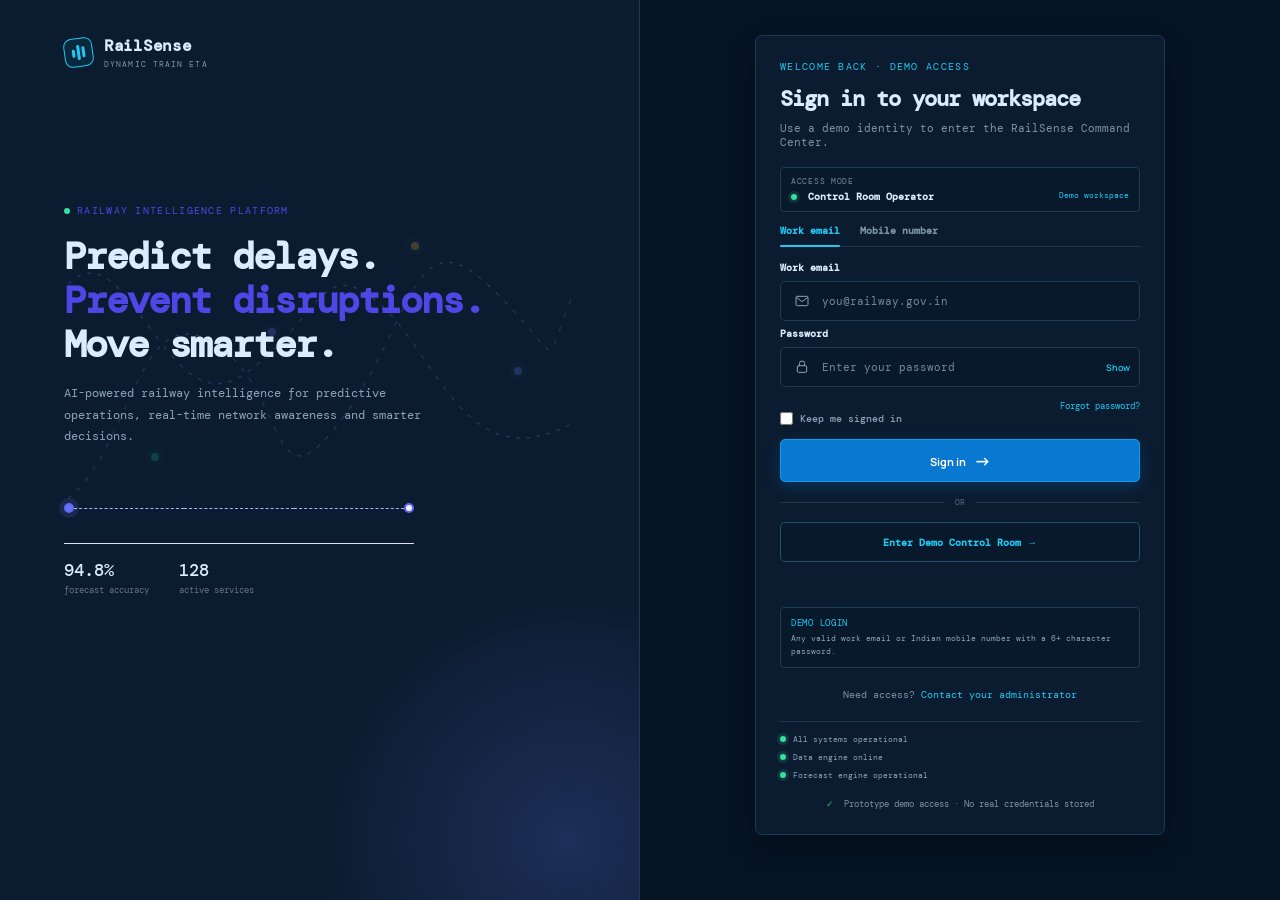
<file: frontend/feature.html>
<!DOCTYPE html>
<html lang="en">
<head>
  <meta charset="UTF-8" />
  <meta name="viewport" content="width=device-width, initial-scale=1.0" />
  <title>RailSense — Feature view</title>
  <script>
    (function () {
      var signedIn = sessionStorage.getItem("railsenseSignedIn") === "true" || localStorage.getItem("railsenseRemembered") === "true";
      if (!signedIn) {
        window.location.replace("login.html?returnTo=" + encodeURIComponent(window.location.href));
      } else if (localStorage.getItem("railsenseRemembered") === "true") {
        sessionStorage.setItem("railsenseSignedIn", "true");
      }
    }());
  </script>
  <link rel="preconnect" href="https://fonts.googleapis.com" />
  <link rel="preconnect" href="https://fonts.gstatic.com" crossorigin />
  <link href="https://fonts.googleapis.com/css2?family=DM+Mono:wght@400;500&family=Manrope:wght@400;500;600;700;800&display=swap" rel="stylesheet" />
  <link rel="stylesheet" href="styles.css" />
  <link rel="stylesheet" href="feature.css" />
</head>
<body>
  <div class="app-shell">
    <aside class="sidebar">
      <a class="brand" href="index.html" aria-label="Open RailSense dashboard"><div class="brand-mark"><span></span><span></span><span></span></div><div><strong>RailSense</strong><small>Dynamic Train ETA</small></div></a>
      <div class="sidebar-section">
        <p class="sidebar-label">Workspace</p>
        <nav class="nav-list" aria-label="Main navigation">
          <a class="nav-item" href="index.html"><svg viewBox="0 0 24 24"><rect x="3" y="3" width="7" height="7" rx="1"/><rect x="14" y="3" width="7" height="7" rx="1"/><rect x="3" y="14" width="7" height="7" rx="1"/><rect x="14" y="14" width="7" height="7" rx="1"/></svg>Dashboard</a>
          <a class="nav-item" data-view="trains" href="feature.html?view=trains"><svg viewBox="0 0 24 24"><path d="M5 17h14M7 17V5h10v12M5 21l2-4m12 4-2-4M7 9h10M8 13h.01M16 13h.01"/></svg>Live trains <b class="nav-count">12</b></a>
          <a class="nav-item" data-view="network" href="feature.html?view=network"><svg viewBox="0 0 24 24"><circle cx="6" cy="6" r="2.5"/><circle cx="18" cy="18" r="2.5"/><path d="M8 7.5 16 16.5M18 6H9M18 6v8"/></svg>Network view</a>
          <a class="nav-item" data-view="analytics" href="feature.html?view=analytics"><svg viewBox="0 0 24 24"><path d="M4 19V5m0 14h17M8 16v-4m4 4V8m4 8V5m4 11v-7"/></svg>Analytics</a>
        </nav>
      </div>
      <div class="sidebar-footer"><div class="system-status"><i class="pulse"></i><span><strong>Forecast engine</strong><small>Operational · 99.8% uptime</small></span></div><button class="profile" id="logoutButton" type="button" title="Sign out"><span class="avatar">AK</span><span><strong>Arjun Kapoor</strong><small>Control room lead · Sign out</small></span><span class="more">•••</span></button></div>
    </aside>
    <main class="main-content feature-content">
      <div class="topbar"><a class="topbar-brand" href="index.html" aria-label="RailSense dashboard"><span class="brand-mark"><i></i><i></i><i></i></span><strong>RailSense</strong></a><div class="breadcrumb"><span>Workspace</span><b>/</b><strong id="breadcrumbTitle">Feature view</strong></div><div class="top-actions"><div class="live-indicator"><i class="pulse"></i>Live system</div><button class="top-profile-button" id="topProfileButton" type="button"><span class="avatar">AK</span><span><b>Arjun Kapoor</b><small>Operator</small></span><span>⌄</span></button><div class="profile-menu" id="profileMenu" hidden><strong>👤 Arjun Kapoor</strong><small>Control Room Operator</small><button type="button">Profile</button><button type="button">Notifications</button><button type="button">System Status</button><button type="button" id="topLogoutButton">Logout</button></div></div></div>
      <section class="feature-hero"><p class="eyebrow">RAILSENSE INTELLIGENCE</p><h1 id="featureTitle">Live train movement</h1><p id="featureSubtitle" class="subtitle">Monitor the network from a focused operational view.</p></section>
      <section class="feature-grid" id="featureGrid"></section>
    </main>
  </div>
  <script src="feature.js"></script>
</body>
</html>
</file>
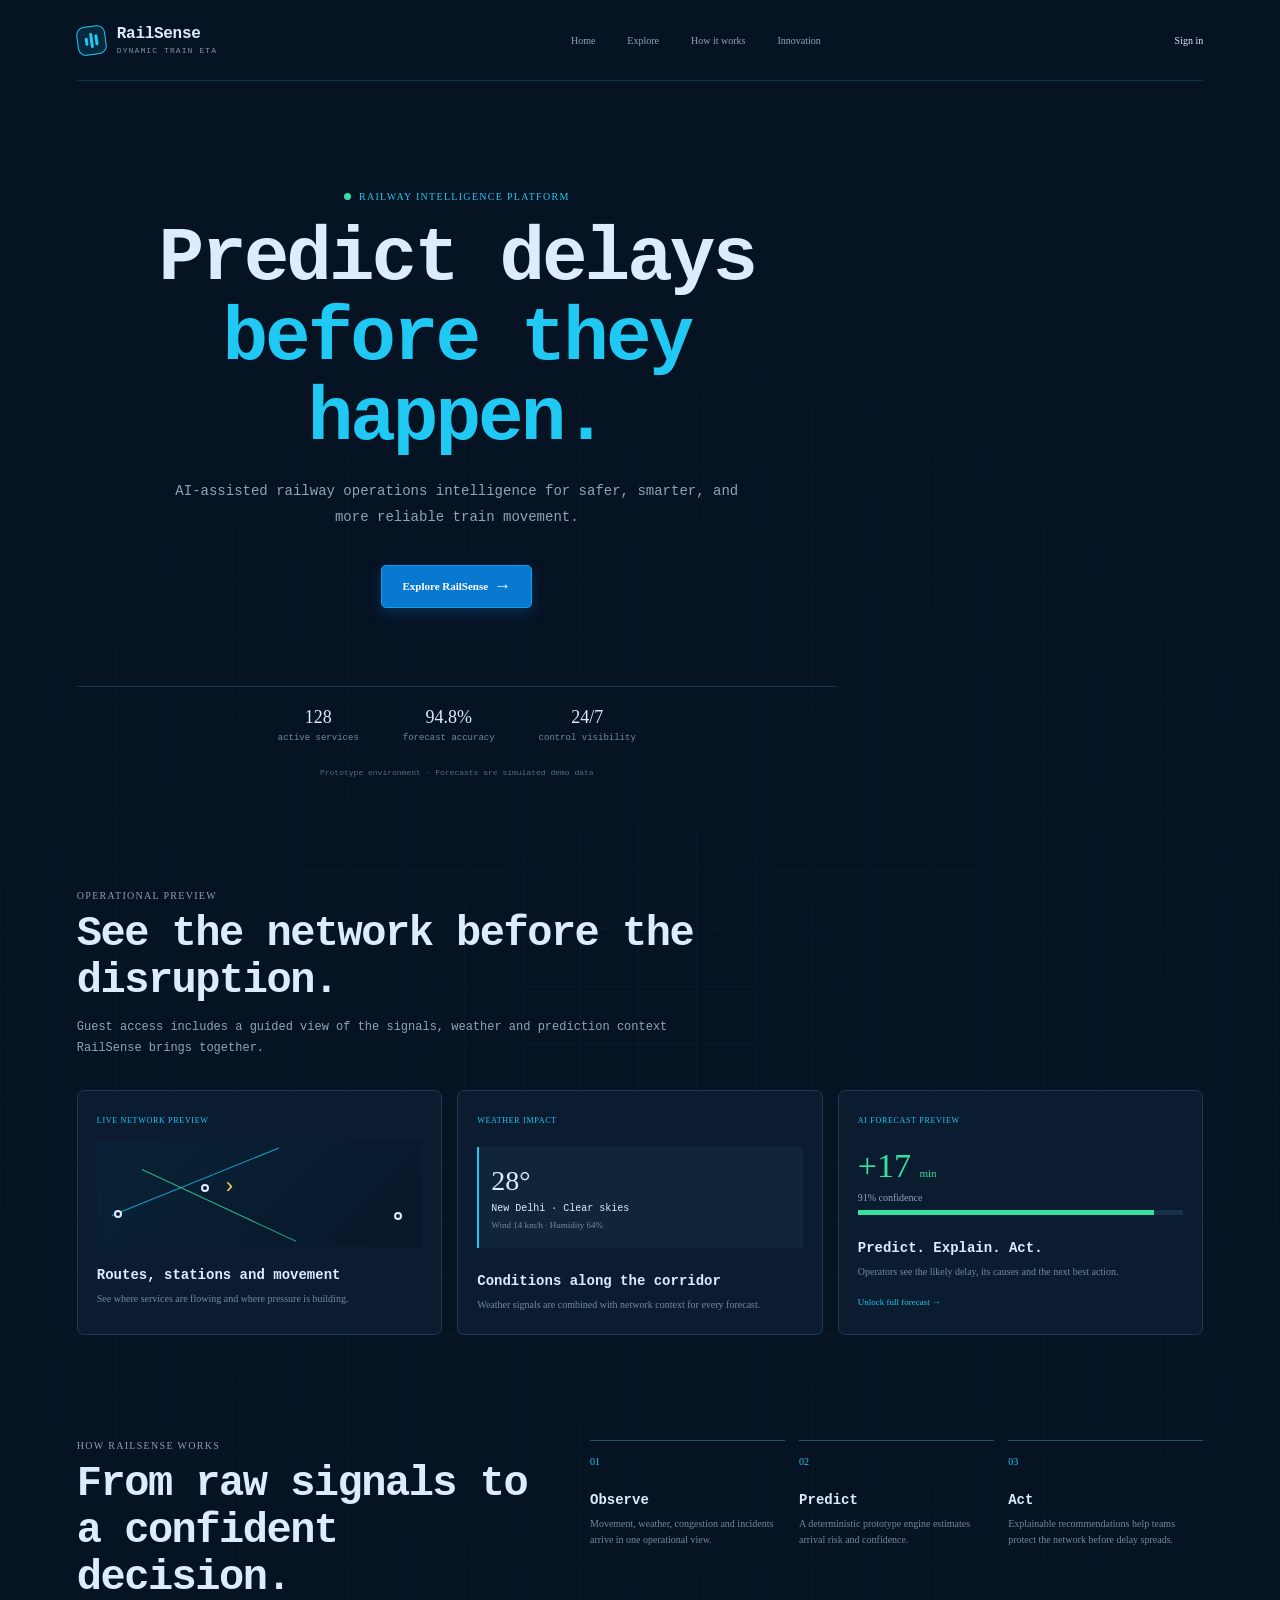
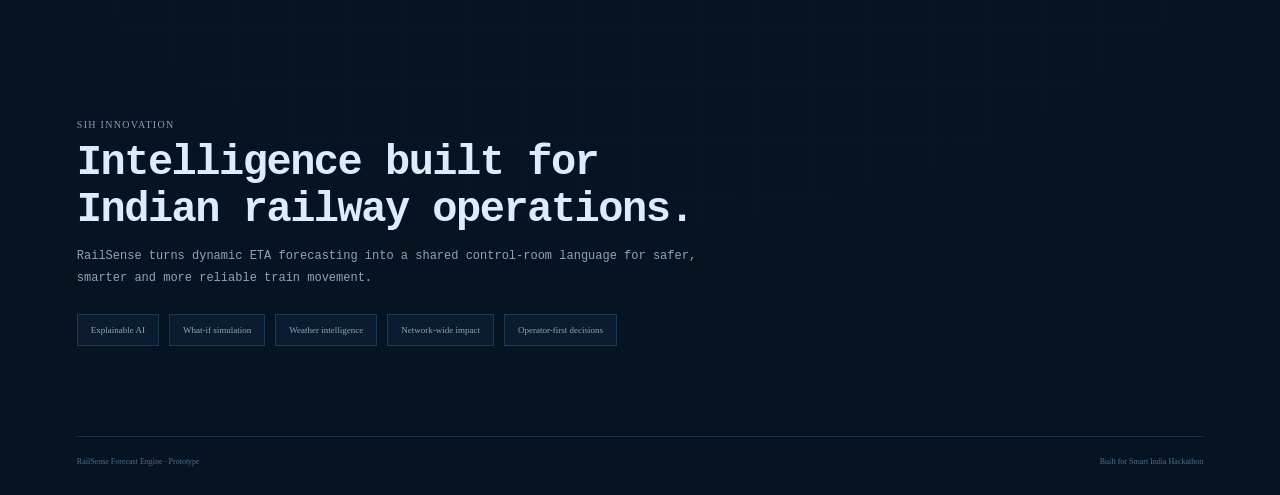
<file: frontend/landing.html>
<!DOCTYPE html>
<html lang="en">
<head>
  <meta charset="UTF-8" />
  <meta name="viewport" content="width=device-width, initial-scale=1.0" />
  <meta name="description" content="RailSense AI-powered railway intelligence and dynamic ETA forecasting." />
  <title>RailSense — Predict delays before they happen</title>
  <link rel="stylesheet" href="login.css" />
</head>
<body>
  <main class="landing-shell">
    <div class="landing-grid" aria-hidden="true"></div>
    <header class="landing-nav">
      <a class="brand" href="#home" aria-label="RailSense home"><div class="brand-mark"><span></span><span></span><span></span></div><div><strong>RailSense</strong><small>Dynamic Train ETA</small></div></a>
      <nav aria-label="Public navigation"><a href="#home">Home</a><a href="#explore">Explore</a><a href="#how-it-works">How it works</a><a href="#innovation">Innovation</a></nav>
      <div class="landing-nav-actions"><a class="landing-sign-in" href="login.html">Sign in</a></div>
    </header>
    <div class="landing-content">
      <span id="home" class="anchor-target"></span>
      <div class="brand">
        <div class="brand-mark"><span></span><span></span><span></span></div>
        <div><strong>RailSense</strong><small>Dynamic Train ETA</small></div>
      </div>
      <p class="eyebrow"><i></i>RAILWAY INTELLIGENCE PLATFORM</p>
      <h1>Predict delays<br /><em>before they happen.</em></h1>
      <p class="landing-copy">AI-assisted railway operations intelligence for safer, smarter, and more reliable train movement.</p>
      <div class="landing-actions">
        <a class="sign-in-button landing-button" id="landingCta" href="login.html">Explore RailSense <span>→</span></a>
      </div>
      <div class="landing-proof"><span><b>128</b> active services</span><span><b>94.8%</b> forecast accuracy</span><span><b>24/7</b> control visibility</span></div>
      <p class="landing-note">Prototype environment · Forecasts are simulated demo data</p>
    </div>
    <section class="landing-section preview-section" id="explore">
      <div class="section-heading"><p class="eyebrow"><i></i>OPERATIONAL PREVIEW</p><h2>See the network before the disruption.</h2><p>Guest access includes a guided view of the signals, weather and prediction context RailSense brings together.</p></div>
      <div class="preview-grid">
        <article class="preview-card network-preview"><span class="preview-label">LIVE NETWORK PREVIEW</span><div class="mini-network"><i class="mini-route route-a"></i><i class="mini-route route-b"></i><b class="mini-station s1"></b><b class="mini-station s2"></b><b class="mini-station s3"></b><span class="mini-train">›</span></div><strong>Routes, stations and movement</strong><small>See where services are flowing and where pressure is building.</small></article>
        <article class="preview-card"><span class="preview-label">WEATHER IMPACT</span><div class="weather-preview"><strong>28°</strong><span>New Delhi · Clear skies</span><b>Wind 14 km/h · Humidity 64%</b></div><strong>Conditions along the corridor</strong><small>Weather signals are combined with network context for every forecast.</small></article>
        <article class="preview-card"><span class="preview-label">AI FORECAST PREVIEW</span><div class="prediction-preview"><strong>+17 <small>min</small></strong><span>91% confidence</span><i><em></em></i></div><strong>Predict. Explain. Act.</strong><small>Operators see the likely delay, its causes and the next best action.</small><button class="preview-action protected-action" type="button">Unlock full forecast →</button></article>
      </div>
    </section>
    <section class="landing-section split-section" id="how-it-works">
      <div class="section-heading"><p class="eyebrow"><i></i>HOW RAILSENSE WORKS</p><h2>From raw signals to a confident decision.</h2></div>
      <div class="workflow"><div><b>01</b><strong>Observe</strong><span>Movement, weather, congestion and incidents arrive in one operational view.</span></div><div><b>02</b><strong>Predict</strong><span>A deterministic prototype engine estimates arrival risk and confidence.</span></div><div><b>03</b><strong>Act</strong><span>Explainable recommendations help teams protect the network before delay spreads.</span></div></div>
    </section>
    <section class="landing-section innovation-section" id="innovation">
      <div class="section-heading"><p class="eyebrow"><i></i>SIH INNOVATION</p><h2>Intelligence built for Indian railway operations.</h2><p>RailSense turns dynamic ETA forecasting into a shared control-room language for safer, smarter and more reliable train movement.</p></div>
      <div class="innovation-points"><span>Explainable AI</span><span>What-if simulation</span><span>Weather intelligence</span><span>Network-wide impact</span><span>Operator-first decisions</span></div>
    </section>
    <footer class="landing-footer"><span>RailSense Forecast Engine · Prototype</span><span>Built for Smart India Hackathon</span></footer>
  </main>
  <div class="access-modal" id="accessModal" hidden><div class="modal-backdrop" data-close-modal></div><section class="access-dialog" role="dialog" aria-modal="true" aria-labelledby="accessTitle"><button class="modal-close" type="button" aria-label="Close access prompt" data-close-modal>×</button><p class="eyebrow"><i></i>OPERATOR ACCESS</p><h2 id="accessTitle">Unlock RailSense Intelligence</h2><p id="accessCopy">You’re exploring the RailSense network. Sign in to unlock advanced operational intelligence, AI predictions, simulations and real-time alerts.</p><div class="modal-actions"><a class="sign-in-button" id="modalSignIn" href="login.html">Sign in <span>→</span></a><button class="landing-secondary" type="button" data-close-modal>Continue exploring</button></div><small>Demo access available · No real credentials required</small></section></div>
  <script>
    (function () {
      var modal = document.getElementById("accessModal");
      var copy = document.getElementById("accessCopy");
      var returnTo = new URLSearchParams(window.location.search).get("returnTo");
      var signIn = document.getElementById("modalSignIn");
      var isAuthenticated = sessionStorage.getItem("railsenseSignedIn") === "true" || localStorage.getItem("railsenseRemembered") === "true";
      if (returnTo) signIn.href = "login.html?returnTo=" + encodeURIComponent(returnTo);
      function openModal(message) { copy.textContent = message || "You’re exploring the RailSense network. Sign in to unlock advanced operational intelligence, AI predictions, simulations and real-time alerts."; modal.hidden = false; document.body.classList.add("modal-open"); modal.querySelector(".modal-close").focus(); }
      function closeModal() { modal.hidden = true; document.body.classList.remove("modal-open"); }
      document.querySelectorAll(".protected-action").forEach(function (button) { button.addEventListener("click", function () {
        if (isAuthenticated) { window.location.href = "index.html"; return; }
        openModal(button.classList.contains("preview-action") ? "AI Forecast requires operator access. Sign in to view detailed predictions, confidence scores and recommended actions." : "Sign in to enter the RailSense Control Center and unlock advanced operational intelligence.");
      }); });
      document.querySelectorAll("[data-close-modal]").forEach(function (element) { element.addEventListener("click", closeModal); });
      document.addEventListener("keydown", function (event) { if (event.key === "Escape" && !modal.hidden) closeModal(); });
      setTimeout(function () { if (!isAuthenticated && !sessionStorage.getItem("railsenseAccessPromptSeen")) { sessionStorage.setItem("railsenseAccessPromptSeen", "true"); openModal(); } }, 45000);
    }());
  </script>
</body>
</html>
</file>
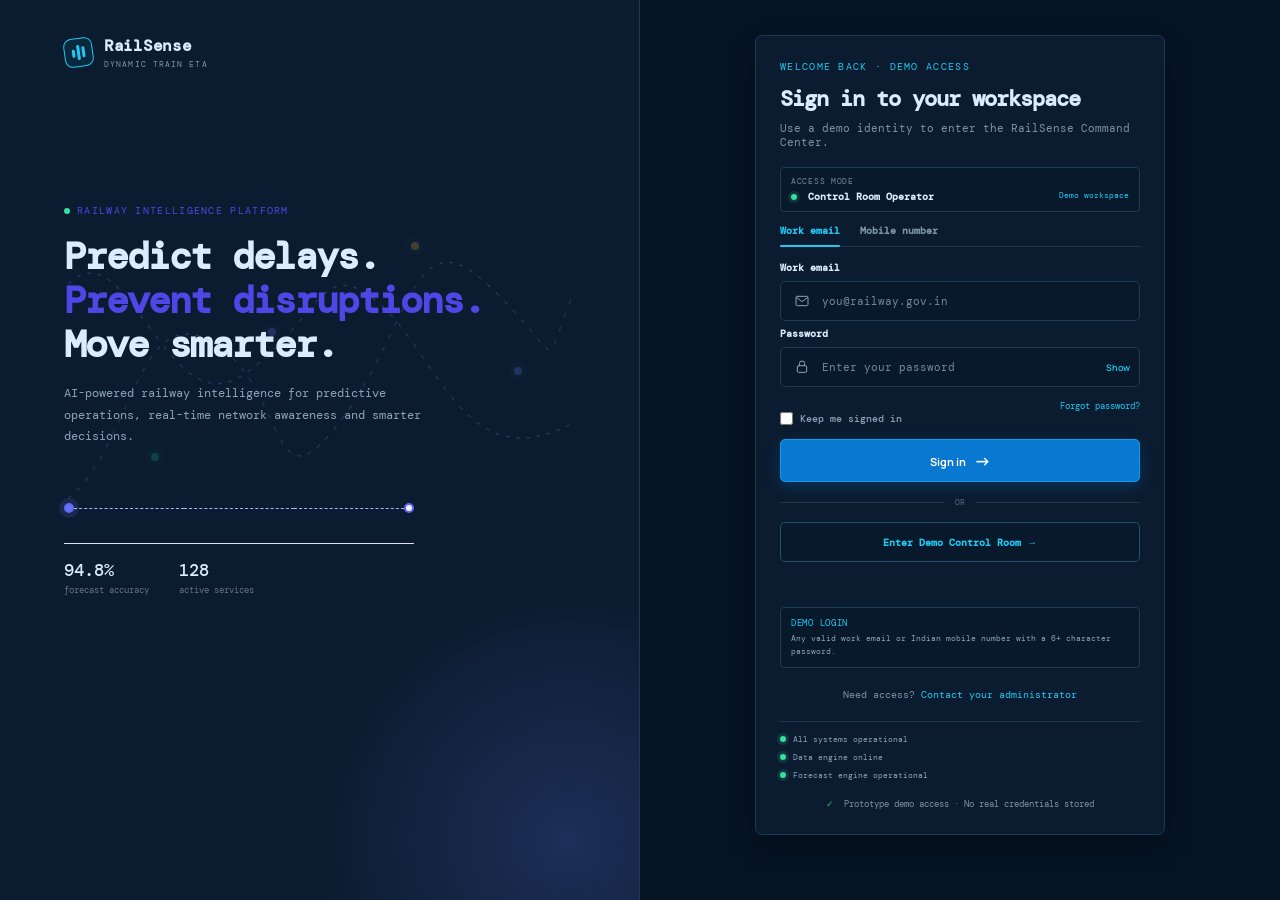
<file: frontend/login.html>
<!DOCTYPE html>
<html lang="en">
<head>
  <meta charset="UTF-8" />
  <meta name="viewport" content="width=device-width, initial-scale=1.0" />
  <meta name="description" content="Sign in to RailSense operations intelligence." />
  <title>Sign in — RailSense</title>
  <link rel="preconnect" href="https://fonts.googleapis.com" />
  <link rel="preconnect" href="https://fonts.gstatic.com" crossorigin />
  <link href="https://fonts.googleapis.com/css2?family=DM+Mono:wght@400;500&family=Manrope:wght@400;500;600;700;800&display=swap" rel="stylesheet" />
  <link rel="stylesheet" href="login.css" />
</head>
<body>
  <main class="login-shell">
    <section class="login-visual">
      <div class="visual-content">
        <div class="brand">
          <div class="brand-mark"><span></span><span></span><span></span></div>
          <div><strong>RailSense</strong><small>Dynamic Train ETA</small></div>
        </div>
        <div class="visual-copy">
          <p class="eyebrow"><i></i>RAILWAY INTELLIGENCE PLATFORM</p>
          <h1>Predict delays.<br /><em>Prevent disruptions.</em><br />Move smarter.</h1>
          <p>AI-powered railway intelligence for predictive operations, real-time network awareness and smarter decisions.</p>
        </div>
        <div class="signal-grid" aria-hidden="true">
          <svg viewBox="0 0 600 300" preserveAspectRatio="none"><path d="M5 245 C80 205 86 90 175 125 S240 260 325 185 S410 25 500 82 S560 150 595 92"/><path d="M5 80 C75 35 120 190 210 150 S300 55 370 95 S470 230 595 188"/></svg>
          <span class="signal-node n1"></span><span class="signal-node n2"></span><span class="signal-node n3"></span><span class="signal-node n4"></span>
        </div>
        <div class="visual-route">
          <div class="route-line"><span class="route-point active"></span><i></i><i></i><i></i><span class="route-point"></span></div>
          <div class="route-stats"><span><strong>94.8%</strong> forecast accuracy</span><span><strong>128</strong> active services</span></div>
        </div>
      </div>
      <div class="visual-glow"></div>
    </section>

    <section class="login-panel">
      <div class="login-card">
        <div class="mobile-brand brand">
          <div class="brand-mark"><span></span><span></span><span></span></div>
          <div><strong>RailSense</strong><small>Dynamic Train ETA</small></div>
        </div>
        <div class="login-heading">
          <p class="eyebrow">WELCOME BACK · DEMO ACCESS</p>
          <h2>Sign in to your workspace</h2>
          <p>Use a demo identity to enter the RailSense Command Center.</p>
        </div>
        <form id="loginForm" novalidate>
          <div class="access-mode"><span>ACCESS MODE</span><strong><i></i> Control Room Operator</strong><small>Demo workspace</small></div>
          <div class="login-methods" role="tablist" aria-label="Sign in method"><button type="button" class="method-tab active" data-method="email">Work email</button><button type="button" class="method-tab" data-method="mobile">Mobile number</button></div>
          <div id="emailLogin">
            <label for="email">Work email</label>
            <div class="input-wrap"><svg viewBox="0 0 24 24"><rect x="3" y="5" width="18" height="14" rx="2"/><path d="m4 7 8 6 8-6"/></svg><input id="email" name="email" type="email" autocomplete="email" placeholder="you@railway.gov.in" /></div>
          </div>
          <div id="mobileLogin" hidden>
            <label for="mobile">Mobile number</label>
            <div class="input-wrap mobile-input"><span class="country-code">+91</span><span class="country-divider"></span><input id="mobile" name="mobile" type="tel" inputmode="numeric" autocomplete="tel" placeholder="98765 43210" /></div>
          </div>
          <span class="field-error" id="emailError"></span>
          <span class="field-error" id="mobileError"></span>
          <div class="password-label"><label for="password">Password</label></div>
          <div class="input-wrap"><svg viewBox="0 0 24 24"><rect x="5" y="10" width="14" height="10" rx="2"/><path d="M8 10V7a4 4 0 0 1 8 0v3"/></svg><input id="password" name="password" type="password" autocomplete="current-password" placeholder="Enter your password" required /><button type="button" class="toggle-password" id="togglePassword" aria-label="Show password">Show</button></div>
          <span class="field-error" id="passwordError"></span>
          <div class="forgot-row"><a href="#" id="forgotPassword">Forgot password?</a></div>
          <label class="remember"><input type="checkbox" id="remember" /> <span>Keep me signed in</span></label>
          <button class="sign-in-button" type="submit">Sign in <span>→</span></button>
          <div class="login-divider"><span>OR</span></div>
          <button class="demo-login-button" id="demoLoginButton" type="button">Enter Demo Control Room <span>→</span></button>
          <p class="form-message" id="formMessage" role="status"></p>
        </form>
        <p class="demo-note"><span>DEMO LOGIN</span> Any valid work email or Indian mobile number with a 6+ character password.</p>
        <p class="login-footer">Need access? <a href="mailto:support@railsense.example">Contact your administrator</a></p>
        <div class="login-status-grid"><span><i></i>All systems operational</span><span><i></i>Data engine online</span><span><i></i>Forecast engine operational</span></div>
        <p class="security-note"><span>✓</span> Prototype demo access · No real credentials stored</p>
      </div>
    </section>
  </main>
  <script src="login.js"></script>
</body>
</html>
</file>
<file: frontend/styles.css>
:root{--bg:#f6f7fb;--surface:#fff;--sidebar:#11162a;--ink:#182039;--muted:#8991a7;--line:#e9ebf2;--blue:#6574f7;--blue-soft:#eef0ff;--green:#25b481;--amber:#eaa62b;--red:#e75a67;--shadow:0 8px 24px rgba(24,32,57,.045)}*{box-sizing:border-box}html{scroll-behavior:smooth}body{margin:0;background:var(--bg);color:var(--ink);font-family:Manrope,Arial,sans-serif;font-size:13px}.app-shell{display:flex;min-height:100vh}.sidebar{width:246px;background:var(--sidebar);color:#aeb4ca;display:flex;flex-direction:column;padding:27px 16px 18px;flex-shrink:0}.brand{display:flex;align-items:center;gap:11px;padding:0 11px 35px;color:white;text-decoration:none}.brand:hover,.brand:focus,.brand:visited{color:white;text-decoration:none}.brand strong{display:block;font-size:16px;letter-spacing:-.3px}.brand small{display:block;color:#757d9e;font-size:8px;text-transform:uppercase;letter-spacing:1.1px;margin-top:3px;text-decoration:none}.brand-mark{width:28px;height:28px;border:1px solid #6574f7;border-radius:8px;display:flex;align-items:center;justify-content:center;gap:2px;transform:rotate(-8deg)}.brand-mark span{display:block;width:3px;border-radius:3px;background:#8590ff}.brand-mark span:first-child{height:8px}.brand-mark span:nth-child(2){height:15px}.brand-mark span:last-child{height:11px}.sidebar-label{margin:0 11px 11px;color:#606986;font-size:9px;text-transform:uppercase;letter-spacing:1.4px;font-weight:700}.sidebar-section{margin-bottom:29px}.nav-list{display:grid;gap:4px}.nav-item{height:43px;border-radius:8px;display:flex;align-items:center;gap:12px;padding:0 11px;text-decoration:none;color:#aeb4ca;font-size:12px;font-weight:600}.nav-item svg{width:17px;height:17px;fill:none;stroke:currentColor;stroke-width:1.6;stroke-linecap:round;stroke-linejoin:round}.nav-item.active,.nav-item:hover{background:#252b48;color:white}.nav-item.active svg{color:#8892ff}.nav-count{font-family:"DM Mono";font-size:10px;margin-left:auto;color:#7882ff;background:#333b63;border-radius:10px;padding:3px 7px}.saved-section{padding-top:1px}.saved-view{display:flex;align-items:center;gap:9px;border:0;background:none;color:#959cb5;width:100%;padding:8px 11px;font:500 11px Manrope;text-align:left;cursor:pointer}.saved-view span{margin-left:auto;color:#606986;font-size:17px}.dot{display:inline-block;width:7px;height:7px;border-radius:50%;flex-shrink:0}.green{background:var(--green)}.amber{background:var(--amber)}.red{background:var(--red)}.sidebar-footer{margin-top:auto}.system-status{display:flex;gap:9px;border-top:1px solid #292e46;border-bottom:1px solid #292e46;padding:17px 11px;margin-bottom:13px}.system-status strong,.profile strong{display:block;color:#dbe0ef;font-size:10px;font-weight:600}.system-status small,.profile small{display:block;color:#6e7692;font-size:9px;margin-top:4px}.pulse{display:inline-block;width:7px;height:7px;border-radius:50%;background:var(--green);box-shadow:0 0 0 3px rgba(37,180,129,.14);margin:4px 5px 0 2px}.profile{border:0;background:none;display:flex;gap:9px;align-items:center;width:100%;padding:0 7px;cursor:pointer;text-align:left}.avatar{height:28px;width:28px;display:grid;place-items:center;border-radius:50%;background:#353d68;color:#bfc5ff;font-size:9px;font-weight:700}.more{margin-left:auto;color:#77809e;letter-spacing:2px}.main-content{width:calc(100% - 246px);padding:0 44px 17px;overflow:hidden}.topbar{height:78px;border-bottom:1px solid var(--line);display:flex;align-items:center;justify-content:space-between}.breadcrumb{display:flex;align-items:center;gap:10px;color:#949bb0;font-size:11px}.breadcrumb b{font-weight:400;color:#c6cad5}.breadcrumb strong{color:#3e4660;font-weight:600}.top-actions{display:flex;align-items:center;gap:18px}.live-indicator{font-size:10px;color:#3d4765;font-weight:700}.live-indicator .pulse{margin-right:7px}.updated{font:10px "DM Mono";color:#9ba1b2}.icon-button{position:relative;border:0;background:none;color:#7d859a;padding:3px;cursor:pointer}.icon-button svg{width:17px;height:17px;fill:none;stroke:currentColor;stroke-width:1.5;stroke-linecap:round;stroke-linejoin:round}.icon-button em{position:absolute;top:0;right:0;width:5px;height:5px;border-radius:50%;background:var(--red);border:1px solid var(--bg)}.page-heading{display:flex;justify-content:space-between;align-items:flex-end;padding:30px 0 24px}.eyebrow{margin:0 0 10px;color:#9098ac;font:10px "DM Mono";letter-spacing:.1px}.eyebrow span{color:#c7ccdb;margin:0 5px}h1{font-size:25px;letter-spacing:-1.2px;margin:0;color:#141b35}h1 span{color:#6574f7;font-size:18px;margin-left:4px}.subtitle{color:#8d95a9;margin:7px 0 0;font-size:11px}.primary-button{background:var(--blue);border:0;color:#fff;border-radius:6px;padding:11px 15px;font:700 11px Manrope;display:flex;align-items:center;gap:8px;box-shadow:0 5px 12px rgba(101,116,247,.2);cursor:pointer}.primary-button:hover{background:#5363e5}.primary-button svg{width:14px;height:14px;fill:none;stroke:currentColor;stroke-width:1.8;stroke-linecap:round;stroke-linejoin:round}.stats-grid{display:grid;grid-template-columns:repeat(4,1fr);gap:14px;margin-bottom:17px}.stat-card,.panel{background:var(--surface);border:1px solid #eef0f5;box-shadow:var(--shadow);border-radius:9px}.stat-card{padding:17px 18px 15px}.stat-top{display:flex;justify-content:space-between;align-items:center;margin-bottom:16px}.stat-icon{width:28px;height:28px;display:grid;place-items:center;border-radius:7px}.stat-icon svg{height:15px;width:15px;fill:none;stroke:currentColor;stroke-width:1.7;stroke-linecap:round;stroke-linejoin:round}.blue{color:#6675f5;background:#eef0ff}.purple{color:#a06de5;background:#f5edfd}.stat-icon.amber{color:#df9a22;background:#fff6df}.stat-icon.green{color:#1baa7a;background:#e7f8f1}.trend{font:9px "DM Mono";padding:4px 6px;border-radius:4px}.trend.up{color:#19966e;background:#e8f8f1}.trend.down{color:#d38b18;background:#fff5dd}.trend.neutral{color:#778099;background:#f0f2f7}.stat-card p{font-size:11px;color:#80889e;margin:0 0 6px}.stat-card strong{font:700 22px "DM Mono";letter-spacing:-1.6px;color:#252d48}.stat-card strong span{font-size:12px;letter-spacing:-.5px;color:#778097}.stat-card small{display:block;color:#abb0bf;font-size:9px;margin-top:6px}.content-grid{display:grid;grid-template-columns:1.63fr 1fr;gap:17px}.panel{padding:19px 20px}.panel-heading{display:flex;align-items:flex-start;justify-content:space-between}.panel-heading h2{font-size:13px;margin:0 0 5px;letter-spacing:-.2px}.panel-heading p{font-size:10px;color:#a0a6b6;margin:0}.ghost-button,.more-button{border:0;background:none;color:#6876e9;font:600 10px Manrope;padding:3px;cursor:pointer}.ghost-button span{font-size:16px;vertical-align:-1px;margin-left:4px}.more-button{color:#9da4b5;letter-spacing:2px}.filter-row{display:flex;gap:7px;margin:22px 0 15px}.search-box{height:30px;border:1px solid #e8eaf1;border-radius:5px;display:flex;align-items:center;padding:0 9px;flex:1;min-width:130px}.search-box svg{width:14px;height:14px;fill:none;stroke:#a4abba;stroke-width:1.7}.search-box input{border:0;outline:0;width:100%;font:10px Manrope;padding-left:7px;color:var(--ink)}.search-box input::placeholder{color:#b2b7c5}.filter-button{background:#fff;border:1px solid #e8eaf1;border-radius:5px;padding:0 9px;color:#8991a6;font:600 9px Manrope;white-space:nowrap;cursor:pointer}.filter-button span{font:9px "DM Mono";margin-left:3px;color:#a5aaba}.filter-button.active-filter{background:var(--blue-soft);border-color:#dfe2ff;color:#6170ec}.table-wrap{overflow-x:auto}table{width:100%;border-collapse:collapse;text-align:left;min-width:580px}th{font:9px "DM Mono";color:#a2a9b9;text-transform:uppercase;letter-spacing:.4px;padding:0 8px 10px}td{border-top:1px solid #f0f1f5;padding:13px 8px;color:#727b91;font-size:10px;white-space:nowrap}td:first-child,th:first-child{padding-left:0}.service{display:flex;align-items:center;gap:8px}.service strong{color:#313953;font-size:10px}.train-badge{color:#6472eb;background:#eff1ff;border-radius:4px;font:9px "DM Mono";padding:4px 5px}.arrow{color:#c2c6d2;margin:0 4px}td small{display:block;font-size:9px;color:#a6acba;margin-top:4px}.delay-text{color:#dd9a23!important}.status{display:inline-flex;align-items:center;gap:6px;font-size:9px;font-weight:700}.status i{width:6px;height:6px;border-radius:50%}.on-time{color:#1ba97b}.on-time i{background:var(--green)}.delayed{color:#d99621}.delayed i{background:var(--amber)}.network-map{height:250px;background:#fafbfe;border-radius:7px;margin:23px 0 17px;position:relative;overflow:hidden}.map-grid{position:absolute;inset:0;background-image:linear-gradient(#eef0f6 1px,transparent 1px),linear-gradient(90deg,#eef0f6 1px,transparent 1px);background-size:29px 29px;opacity:.65}.route-lines{position:absolute;inset:10px;width:100%;height:calc(100% - 20px)}.route-lines path{fill:none;stroke:#8b96ff;stroke-width:2.2;stroke-linecap:round;stroke-dasharray:1 5}.map-label{position:absolute;font:8px "DM Mono";color:#b1b6c5;letter-spacing:1px}.label-north{top:18px;left:44%}.label-west{top:47%;left:13px}.label-east{top:36%;right:13px}.label-south{bottom:18px;left:48%}.map-point{width:9px;height:9px;position:absolute;border-radius:50%;border:2px solid white;box-shadow:0 1px 4px #a9afc5}.map-point.p1{top:18%;left:15%}.map-point.p2{top:40%;left:49%}.map-point.p3{top:33%;right:14%}.map-point.p4{bottom:14%;left:29%}.map-point.p5{bottom:18%;right:28%}.map-point.p6{bottom:11%;right:12%}.corridor-list{display:grid;grid-template-columns:1fr 1fr;gap:13px 22px}.corridor-list div{display:flex;justify-content:space-between;color:#737d93;font-size:10px}.corridor-list span{display:flex;align-items:center;gap:7px}.corridor-list strong{font:500 10px "DM Mono";color:#343d58}.bottom-grid{display:grid;grid-template-columns:1.63fr 1fr;gap:17px;margin-top:17px}.chart-panel{min-height:262px}.chart-panel select{border:1px solid #e8eaf1;border-radius:4px;padding:6px 8px;color:#7d869b;background:white;font:9px Manrope}.chart{display:flex;height:181px;margin-top:20px}.y-axis{width:37px;display:flex;flex-direction:column;justify-content:space-between;padding:0 0 22px;color:#b0b5c2;font:9px "DM Mono"}.chart-area{position:relative;flex:1;margin-left:8px}.grid-lines{position:absolute;inset:0 0 24px;display:flex;flex-direction:column;justify-content:space-between}.grid-lines i{border-top:1px dashed #ebedf3}.chart-area svg{position:absolute;inset:0 0 24px;width:100%;height:calc(100% - 24px);overflow:visible}.area-fill{fill:url(#area)}.line{fill:none;stroke:#6c7cff;stroke-width:2.5;vector-effect:non-scaling-stroke}.x-axis{position:absolute;bottom:0;left:0;right:0;display:flex;justify-content:space-between;color:#adb3c1;font:9px "DM Mono"}.alerts-panel{min-height:262px}.alert-count{font:9px "DM Mono";color:#df8b1c;background:#fff5df;padding:5px 7px;border-radius:4px}.alert-list{margin-top:16px}.alert-item{display:flex;align-items:flex-start;gap:9px;padding:10px 0;border-bottom:1px solid #f1f2f6}.alert-icon{display:grid;place-items:center;width:20px;height:20px;border-radius:50%;font:700 11px "DM Mono";flex-shrink:0}.alert-icon.red{background:#fdebee;color:#df5a68}.alert-icon.amber{background:#fff4dc;color:#dd991f}.alert-icon.blue{background:#edf0ff;color:#6675f3}.alert-item strong{display:block;font-size:9px;color:#3d4660}.alert-item p{margin:4px 0 0;color:#a0a6b5;font-size:9px}.alert-item time{margin-left:auto;color:#b1b6c3;font:9px "DM Mono"}.view-alerts{border:0;background:none;color:#6675ee;font:600 10px Manrope;padding:17px 0 0;cursor:pointer}.view-alerts span{font-size:15px;margin-left:5px}footer{display:flex;justify-content:space-between;padding:18px 2px 0;color:#aeb4c1;font:9px "DM Mono"}footer .pulse{margin-left:7px}.toast{position:fixed;right:24px;bottom:24px;background:#182039;color:white;border-radius:6px;padding:12px 16px;font-size:11px;box-shadow:0 8px 25px #18203933;transform:translateY(80px);opacity:0;transition:.25s ease}.toast.show{transform:translateY(0);opacity:1}@media(max-width:1100px){.main-content{padding:0 25px}.stats-grid{grid-template-columns:repeat(2,1fr)}.content-grid,.bottom-grid{grid-template-columns:1fr}}@media(max-width:720px){.sidebar{width:62px;padding:20px 8px}.brand{padding:0 9px 35px}.brand>div:last-child,.sidebar-label,.nav-item:not(.active)::after,.nav-item{font-size:0}.brand-mark{flex-shrink:0}.nav-item{justify-content:center;padding:0}.nav-item svg{width:18px;height:18px}.nav-count,.saved-section,.sidebar-footer{display:none}.main-content{width:calc(100% - 62px);padding:0 15px}.topbar{height:64px}.breadcrumb strong,.updated{display:none}.top-actions{gap:10px}.page-heading{align-items:flex-start;gap:15px;flex-direction:column}.primary-button{align-self:flex-start}.stats-grid{gap:9px}.stat-card{padding:13px}.stat-card strong{font-size:18px}.stat-card small{font-size:8px}.filter-row{flex-wrap:wrap}.search-box{flex-basis:100%}.panel{padding:16px 13px}footer{display:none}h1{font-size:21px}}
 .weather-panel{margin:17px 0}.weather-meta{display:flex;align-items:center;gap:15px}.weather-toolbar{display:flex;align-items:center;justify-content:space-between;margin:18px 0 12px}.weather-tabs{display:flex;gap:5px}.weather-tab{border:1px solid #e7e9f1;background:#fff;color:#8a92a6;border-radius:5px;padding:7px 11px;font:600 9px Manrope;cursor:pointer}.weather-tab.active,.weather-tab:hover{background:var(--blue-soft);border-color:#dce0ff;color:#6170ed}.weather-note{font:9px "DM Mono";color:#9da4b4}.weather-note .dot{margin-right:6px}.weather-map{height:310px;position:relative;overflow:hidden;border-radius:8px;background:#e6f0f0;background-image:linear-gradient(30deg,rgba(255,255,255,.3) 12%,transparent 12.5%,transparent 87%,rgba(255,255,255,.3) 87.5%),linear-gradient(150deg,rgba(255,255,255,.3) 12%,transparent 12.5%,transparent 87%,rgba(255,255,255,.3) 87.5%);background-size:42px 72px}.map-contours{position:absolute;inset:0;opacity:.55;background:radial-gradient(ellipse at 20% 22%,#badfe0 0 8%,transparent 8.5%),radial-gradient(ellipse at 73% 28%,#d7e9c5 0 13%,transparent 13.5%),radial-gradient(ellipse at 57% 76%,#f3dfad 0 15%,transparent 15.5%),radial-gradient(ellipse at 16% 80%,#c9e5d6 0 11%,transparent 11.5%)}.weather-routes{position:absolute;inset:0;width:100%;height:100%}.weather-routes path{fill:none;stroke:#6574f7;stroke-width:2;stroke-dasharray:3 6;opacity:.75}.region-label{position:absolute;color:#79929a;font:8px "DM Mono";letter-spacing:1px}.region-delhi{top:16%;left:16%}.region-jaipur{top:31%;left:29%}.region-pune{bottom:22%;left:43%}.region-mumbai{bottom:11%;left:30%}.region-kolkata{top:27%;right:13%}.weather-pin{position:absolute;border:0;background:none;color:#fff;font:700 10px "DM Mono";cursor:pointer;z-index:2}.weather-pin span{display:grid;place-items:center;min-width:36px;height:27px;padding:0 5px;border-radius:5px;background:#6675f5;box-shadow:0 3px 8px #5260b755}.weather-pin i{display:block;width:8px;height:8px;margin:3px auto 0;background:#6675f5;border:2px solid #fff;border-radius:50%;box-shadow:0 1px 4px #71808c}.weather-pin:hover span{transform:scale(1.1)}.pin-delhi{top:17%;left:18%}.pin-jaipur{top:32%;left:30%}.pin-pune{bottom:24%;left:44%}.pin-mumbai{bottom:12%;left:31%}.pin-kolkata{top:28%;right:14%}.weather-legend{position:absolute;left:16px;bottom:15px;width:172px;padding:10px 11px;background:#ffffffdd;border:1px solid #fff;border-radius:6px;box-shadow:0 4px 12px #60707022}.weather-legend strong{display:block;color:#515b72;font-size:9px;margin-bottom:7px}.legend-gradient{height:6px;border-radius:4px;background:linear-gradient(90deg,#6fc6c0,#f3d66a,#e97767)}.legend-values{display:flex;justify-content:space-between;color:#9099a9;font:8px "DM Mono";margin-top:5px}.weather-card{position:absolute;right:16px;top:15px;width:194px;padding:13px;background:#ffffffed;border:1px solid #fff;border-radius:7px;box-shadow:0 4px 14px #52606d22}.weather-card-top{display:flex;align-items:center;gap:9px}.weather-symbol{display:grid;place-items:center;width:29px;height:29px;border-radius:6px;background:#fff3cc;color:#e8a82d;font-size:17px}.weather-card strong{display:block;font-size:10px;color:#343d58}.weather-card small{display:block;color:#9ba4b1;font-size:8px;margin-top:3px}.weather-reading{display:flex;align-items:baseline;gap:8px;margin:13px 0 10px}.weather-reading strong{font:700 25px "DM Mono";color:#202944}.weather-reading span{font-size:9px;color:#8d96a9}.weather-details{display:grid;grid-template-columns:1fr 1fr;gap:6px 10px;border-top:1px solid #edf0f3;padding-top:9px;color:#9aa2b1;font-size:8px}.weather-details span:last-child{grid-column:1/-1}.weather-details b{color:#586279;font-weight:600;margin-left:3px}@media(max-width:720px){.weather-toolbar{align-items:flex-start;gap:10px;flex-direction:column}.weather-tabs{flex-wrap:wrap}.weather-note{font-size:8px}.weather-card{right:10px;top:10px;width:165px}.weather-legend{left:10px;bottom:10px;width:145px}.weather-map{height:275px}}
/* Leaflet supplies the basemap; dashboard overlays stay above it. */
#leafletMap{position:absolute;inset:0;z-index:0}.weather-panel{margin:17px 0}.weather-toolbar{display:flex;align-items:center;justify-content:space-between;margin:18px 0 12px}.weather-tabs{display:flex;gap:5px}.weather-tab{border:1px solid #e7e9f1;background:#fff;color:#8a92a6;border-radius:5px;padding:7px 11px;font:600 9px Manrope;cursor:pointer}.weather-tab.active,.weather-tab:hover{background:var(--blue-soft);border-color:#dce0ff;color:#6170ed}.weather-note{font:9px "DM Mono";color:#9da4b4}.weather-note .dot{margin-right:6px}.weather-map{height:310px;position:relative;overflow:hidden;border-radius:8px}.weather-legend,.weather-card{position:absolute;z-index:500;background:#ffffffed;border-radius:7px;box-shadow:0 4px 14px #52606d22}.weather-legend{left:16px;bottom:15px;width:172px;padding:10px 11px}.weather-legend strong{display:block;color:#515b72;font-size:9px;margin-bottom:7px}.legend-gradient{height:6px;border-radius:4px;background:linear-gradient(90deg,#6fc6c0,#f3d66a,#e97767)}.legend-values{display:flex;justify-content:space-between;color:#9099a9;font:8px "DM Mono";margin-top:5px}.weather-card{right:16px;top:15px;width:194px;padding:13px}.weather-card-top{display:flex;align-items:center;gap:9px}.weather-symbol{display:grid;place-items:center;width:29px;height:29px;border-radius:6px;background:#fff3cc;color:#e8a82d;font-size:17px}.weather-card strong{display:block;font-size:10px;color:#343d58}.weather-card small{display:block;color:#9ba4b1;font-size:8px;margin-top:3px}.weather-reading{display:flex;align-items:baseline;gap:8px;margin:13px 0 10px}.weather-reading strong{font:700 25px "DM Mono";color:#202944}.weather-reading span{font-size:9px;color:#8d96a9}.weather-details{display:grid;grid-template-columns:1fr 1fr;gap:6px 10px;border-top:1px solid #edf0f3;padding-top:9px;color:#9aa2b1;font-size:8px}.weather-details span:last-child{grid-column:1/-1}.weather-details b{color:#586279;margin-left:3px}.weather-leaflet-marker{background:transparent;border:0}.weather-leaflet-marker span{display:grid;place-items:center;min-width:38px;height:27px;padding:0 5px;border-radius:5px;background:#6675f5;color:#fff;font:700 10px "DM Mono";box-shadow:0 3px 8px #5260b755;border:2px solid #fff}.leaflet-control-zoom a{color:#4b5876!important}@media(max-width:720px){.weather-toolbar{align-items:flex-start;gap:10px;flex-direction:column}.weather-map{height:275px}.weather-card{right:10px;top:10px;width:165px}.weather-legend{left:10px;bottom:10px;width:145px}}
.route-summary{margin-top:15px;border-top:1px solid #edf0f4;padding-top:16px}.route-summary.is-hidden{display:none}.route-summary-heading{display:flex;align-items:flex-start;justify-content:space-between}.route-summary h3{font-size:12px;margin:0 0 4px}.route-summary p{font-size:9px;color:#9ca4b3;margin:0}.route-stop-total{font:9px "DM Mono";color:#8b94a8}.route-stop-total strong{color:#5666ea;font-size:13px;margin-right:3px}.route-selector{display:grid;grid-template-columns:repeat(3,1fr);gap:7px;margin:14px 0}.route-option{border:1px solid #e9ebf2;background:#fff;text-align:left;border-radius:6px;padding:9px 10px;cursor:pointer}.route-option strong{display:block;color:#4a536b;font-size:9px}.route-option span{display:block;color:#9ca4b4;font-size:8px;margin-top:4px}.route-option b{color:#6675ed;font-weight:600}.route-option.active,.route-option:hover{border-color:#cfd4ff;background:#f7f8ff}.route-detail{display:flex;align-items:center;gap:18px;padding:11px 12px;background:#fafbfe;border:1px solid #eef0f5;border-radius:6px}.route-detail>div{display:flex;flex-direction:column;gap:4px}.route-label{font:8px "DM Mono";text-transform:uppercase;color:#a4abba}.route-detail strong{font-size:10px;color:#3e4760}.route-arrow{font-size:18px;color:#7380ee}.route-detail-divider{height:27px;border-left:1px solid #e3e6ee;margin-left:auto}.station-strip{display:flex;align-items:center;gap:7px;overflow-x:auto;white-space:nowrap;padding:13px 3px 1px;color:#788197;font-size:9px}.station-strip i{display:block;width:18px;border-top:1px dashed #b9c0d0}.station-dot{width:7px;height:7px;border-radius:50%;background:#6675f5;border:2px solid #dce0ff;flex-shrink:0}.station-dot.origin,.station-dot.destination{background:#25b481;border-color:#c8f0e1}@media(max-width:720px){.route-selector{grid-template-columns:1fr}.route-detail{gap:9px;flex-wrap:wrap}.route-detail-divider{display:none}.route-arrow{display:none}.station-strip{font-size:8px}}
.forecast-lab{display:grid;grid-template-columns:1fr 1fr;gap:17px;margin-top:17px}.confidence-card,.simulator-card{min-width:0}.confidence-badge{color:#1b9f74;background:#e8f8f1;border-radius:12px;padding:5px 8px;font:700 11px "DM Mono"}.confidence-meter{height:7px;background:#edf0f5;border-radius:8px;margin:18px 0 9px;overflow:hidden}.confidence-meter span{display:block;height:100%;width:92%;background:linear-gradient(90deg,#25b481,#6574f7);border-radius:inherit;transition:width .25s}.confidence-meta{display:flex;justify-content:space-between;align-items:center;font-size:9px}.confidence-meta strong{color:#1b9f74}.confidence-meta span{color:#a0a7b7}.confidence-reasons{display:grid;gap:6px;margin:15px 0 0;padding:0;list-style:none;color:#7f879b;font-size:9px}.confidence-reasons li:before{content:"✓";color:#25b481;font-weight:700;margin-right:7px}.simulator-icon{color:#6574f7;background:#eef0ff;border-radius:6px;padding:5px 9px;font:18px "DM Mono"}.simulator-controls{display:grid;gap:10px;margin:17px 0}.simulator-controls label{display:grid;grid-template-columns:1fr auto;gap:5px;color:#7f879b;font-size:9px}.simulator-controls output{color:#6574f7;font:9px "DM Mono"}.simulator-controls input{grid-column:1/-1;width:100%;height:4px;accent-color:#6574f7}.simulation-result{display:flex;align-items:baseline;gap:9px;border-top:1px solid #edf0f4;padding-top:12px}.simulation-result span{color:#9aa2b1;font-size:9px}.simulation-result strong{color:#252d48;font:700 20px "DM Mono"}.simulation-result b{color:#df9a22;font-size:8px}.simulator-card>.ghost-button{margin-top:12px}@media(max-width:720px){.forecast-lab{grid-template-columns:1fr}}
/* Google AI Studio-inspired visual layer */
:root{
  --bg:#f7f8fc;
  --surface:#ffffff;
  --sidebar:#ffffff;
  --ink:#202124;
  --muted:#6b7280;
  --line:#e5e7eb;
  --blue:#4f46e5;
  --blue-soft:#eef2ff;
  --green:#16a36f;
  --amber:#d99016;
  --red:#d9485f;
  --shadow:0 10px 30px rgba(60,64,67,.08);
}
body{background:linear-gradient(135deg,#f8f9ff 0%,#f7f8fc 55%,#f3f0ff 100%);color:var(--ink)}
.sidebar{background:rgba(255,255,255,.9);border-right:1px solid #ececf3;color:#5f6368;backdrop-filter:blur(18px)}
.brand,.brand:hover,.brand:focus,.brand:visited{color:#202124}
.brand small{color:#73777f}
.brand-mark{border-color:#6366f1;background:#f4f3ff}
.brand-mark span{background:#6366f1}
.sidebar-label{color:#8a8d94}
.nav-item{color:#5f6368}
.nav-item.active,.nav-item:hover{background:linear-gradient(135deg,#eef2ff,#f3efff);color:#3730a3}
.nav-item.active svg{color:#4f46e5}
.nav-count{color:#4f46e5;background:#e8eaff}
.system-status{border-color:#e7e8ee}
.system-status strong,.profile strong{color:#3c4043}
.system-status small,.profile small{color:#777b84}
.avatar{background:#e8eaff;color:#4f46e5}
.main-content{background:transparent}
.topbar{border-bottom-color:#e6e7ed}
.breadcrumb strong{color:#3c4043}
.live-indicator{color:#3c4043}
.stat-card,.panel{border-color:#ececf2;box-shadow:var(--shadow);border-radius:16px}
.stat-card{background:rgba(255,255,255,.92)}
.panel{background:rgba(255,255,255,.95)}
.primary-button{background:linear-gradient(135deg,#4f46e5,#7c3aed);border-radius:999px;box-shadow:0 8px 18px rgba(79,70,229,.2)}
.primary-button:hover{background:linear-gradient(135deg,#4338ca,#6d28d9)}
.search-box,.filter-button{border-color:#e1e3ea;border-radius:10px}
.filter-button.active-filter{background:#eef2ff;border-color:#d9ddff;color:#4338ca}
.train-badge{color:#4f46e5;background:#eef2ff}
.map-panel,.route-summary,.weather-panel{border-radius:16px}

/* Dark telemetry control-room theme */
:root{--bg:#061323;--surface:#0b1c30;--sidebar:#03101f;--ink:#d6e5f8;--muted:#7f93a8;--line:#1d354d;--blue:#20c9f3;--blue-soft:#0d2d45;--green:#36e0a0;--amber:#f3c95d;--red:#ff7180;--shadow:0 12px 26px rgba(0,0,0,.2)}
body{background:#061323;color:var(--ink);font-family:"DM Mono",Consolas,monospace}
.sidebar{background:#03101f;border-right:1px solid #173149;color:#8da4bb}
.brand,.brand:hover,.brand:focus,.brand:visited{color:#dcecff}
.brand strong,h1,.panel-heading h2,.stat-card strong,.service strong{color:#dcecff}
.brand small,.sidebar-label,.system-status small,.profile small{color:#6e879f}
.brand-mark{border-color:#20c9f3;background:#08283d}
.brand-mark span{background:#20c9f3}
.nav-item{color:#91a7bb;border-radius:5px;font-family:"DM Mono",Consolas,monospace}
.nav-item.active,.nav-item:hover{background:#10283f;color:#20c9f3;box-shadow:inset 3px 0 #20c9f3}
.nav-item.active svg{color:#20c9f3}
.nav-count{color:#8fdcff;background:#173452}
.system-status{border-color:#173149}
.system-status strong,.profile strong{color:#dcecff}
.avatar{background:#123653;color:#20c9f3}
.topbar{border-bottom-color:#193249}
.breadcrumb,.updated,.panel-heading p,.subtitle,.stat-card p,.stat-card small,td,th{color:#7f93a8}
.breadcrumb strong{color:#cfe1f5}
.live-indicator{color:#dcecff}
.page-heading{padding-top:30px}
.eyebrow{color:#6e879f}
.primary-button{background:#0878d1;border:1px solid #159be7;border-radius:5px;box-shadow:0 5px 14px rgba(0,120,210,.25)}
.primary-button:hover{background:#0b91e8}
.stat-card,.panel{background:#0b1c30;border-color:#1d3a54;box-shadow:var(--shadow);border-radius:7px}
.stat-icon{background:#102b43}
.blue{color:#20c9f3;background:#0d3048}.purple{color:#b28cff;background:#2c1e4a}.stat-icon.amber{color:#f3c95d;background:#3b3015}.stat-icon.green{color:#36e0a0;background:#103b35}
.trend.up{color:#36e0a0;background:#103b35}.trend.down{color:#f3c95d;background:#3b3015}.trend.neutral{color:#9aacc0;background:#17283a}
.search-box,.filter-button{background:#08192b;border-color:#24435d;border-radius:5px;color:#9bb0c4}
.search-box input{background:transparent;color:#dcecff;font-family:"DM Mono",Consolas,monospace}
.filter-button.active-filter{background:#103651;border-color:#20c9f3;color:#20c9f3}
td{border-top-color:#173149}
.train-badge{color:#20c9f3;background:#103651}
.status{font-family:"DM Mono",Consolas,monospace}
.map-panel,.route-summary,.weather-panel{border-radius:7px}

/* Keep the dashboard focused on the summary and weather map. */
.weather-panel ~ section,
.weather-panel ~ footer{display:none}
.weather-panel ~ #routeSummary.route-focus{display:block}
.station-stop{display:inline-flex;flex-direction:column;gap:3px}
.station-stop b{font-size:9px}
.station-stop small{font-size:7px;color:#8d9eb2}
.route-option{background:#0b1c30;border-color:#1d3a54}
.route-option strong{color:#dcecff}
.route-option span{color:#8da4bb}
.route-option b{color:#20c9f3}
.route-option.active,.route-option:hover{background:#102b43;border-color:#20c9f3}
.route-detail{background:#0b1c30;border-color:#1d3a54}
.route-detail strong{color:#dcecff}
.route-label{color:#718aa1}
.route-detail-divider{border-color:#1d3a54}
.station-strip{color:#9bb0c4}
.station-strip i{border-color:#31526c}
.station-dot{background:#20c9f3;border-color:#164c68}
.station-dot.origin,.station-dot.destination{background:#36e0a0;border-color:#1b705b}
.ai-forecast-panel{margin:17px 0}
.forecast-demo-badge{color:#f3c95d;background:#3b3015;border:1px solid #806322;border-radius:3px;padding:5px 7px;font:9px "DM Mono"}
.ai-forecast-grid{display:grid;grid-template-columns:1fr 1.4fr 1.7fr;gap:24px;align-items:center;margin-top:19px}
.forecast-primary strong{display:block;color:#20c9f3;font:700 30px "DM Mono"}
.forecast-primary span,.forecast-primary small{display:block;color:#8da4bb;font-size:9px;margin-top:5px}
.forecast-primary small b{color:#36e0a0}
.forecast-metrics{display:grid;grid-template-columns:repeat(3,1fr);gap:12px}
.forecast-metrics div{border-left:1px solid #1d354d;padding-left:12px}
.forecast-metrics span{display:block;color:#718aa1;font-size:8px;margin-bottom:6px}
.forecast-metrics strong{color:#dcecff;font:600 15px "DM Mono"}
.forecast-factors{display:grid;gap:8px}
.forecast-factors div{display:grid;grid-template-columns:1fr auto;gap:7px;align-items:center;color:#a9bfd3;font-size:8px}
.forecast-factors b{color:#20c9f3;font:500 9px "DM Mono"}
.forecast-factors i{grid-column:1/-1;height:4px;background:#122b42;border-radius:4px;overflow:hidden}
.forecast-factors i em{display:block;height:100%;background:linear-gradient(90deg,#20c9f3,#36e0a0);border-radius:inherit}
.ai-forecast-panel .ghost-button{margin-top:18px}
.ai-assistant-trigger{position:fixed;right:24px;bottom:22px;z-index:20;display:flex;align-items:center;gap:8px;width:42px;height:42px;justify-content:center;border:1px solid #20c9f3;background:#0b263b;color:#dcecff;border-radius:50%;padding:0;font:600 10px "DM Mono";box-shadow:0 8px 24px #0005;cursor:pointer;transition:width .2s,border-radius .2s,background .2s,opacity .2s}.ai-assistant-trigger.is-open{width:142px;border-radius:5px;padding:0 13px;justify-content:flex-start}.ai-assistant-trigger:hover{background:#103b58}.locopilot-mark{display:flex;align-items:center;justify-content:center;gap:2px;width:20px;height:20px;border:1px solid #20c9f3;border-radius:6px;transform:rotate(-8deg);flex-shrink:0}.locopilot-mark i{display:block;width:2px;border-radius:2px;background:#36e0a0}.locopilot-mark i:first-child{height:7px}.locopilot-mark i:nth-child(2){height:12px}.locopilot-mark i:last-child{height:9px}.locopilot-label{display:none;white-space:nowrap}.ai-assistant-trigger.is-open .locopilot-label{display:inline}.ai-assistant-trigger.is-hidden{opacity:0;pointer-events:none;transform:translateY(10px)}
.ai-assistant-panel{position:fixed;right:24px;bottom:70px;z-index:21;width:330px;background:#0b1c30;border:1px solid #1d3a54;box-shadow:0 16px 40px #0008;border-radius:7px;color:#dcecff}
.assistant-header{display:flex;justify-content:space-between;align-items:flex-start;padding:15px;border-bottom:1px solid #1d354d}.assistant-header strong,.assistant-header small{display:block}.assistant-header strong{font-size:12px}.assistant-header small{color:#718aa1;font-size:8px;margin-top:4px}.assistant-header button,.dialog-close{border:0;background:none;color:#8da4bb;font-size:20px;cursor:pointer}
.assistant-messages{padding:14px;height:150px;overflow:auto}.assistant-message,.user-message{margin:0 0 10px;padding:9px;border-radius:5px;background:#102b43;color:#bcd0e2;font-size:9px;line-height:1.6}.user-message{margin-left:28px;background:#123b58;color:#dcecff}
.assistant-prompts{display:flex;gap:5px;padding:0 14px 12px;flex-wrap:wrap}.assistant-prompts button{border:1px solid #24506b;background:#08192b;color:#20c9f3;border-radius:3px;padding:5px;font:8px "DM Mono";cursor:pointer}
.assistant-form{display:flex;border-top:1px solid #1d354d;padding:9px}.assistant-form input{flex:1;min-width:0;border:0;outline:0;background:transparent;color:#dcecff;font:9px "DM Mono"}.assistant-form button{border:0;background:#0878d1;color:#fff;border-radius:3px;width:28px;cursor:pointer}
.explanation-dialog{width:min(430px,calc(100% - 32px));background:#0b1c30;color:#dcecff;border:1px solid #1d3a54;border-radius:7px;padding:24px;box-shadow:0 20px 60px #000b}.explanation-dialog::backdrop{background:#0009}.explanation-dialog h2{margin:0 0 18px;font-size:18px}.dialog-close{float:right}.delay-breakdown{display:grid;gap:10px;border-top:1px solid #1d354d;border-bottom:1px solid #1d354d;padding:15px 0}.delay-breakdown div,.delay-breakdown strong{display:flex;justify-content:space-between;font-size:10px}.delay-breakdown span{color:#8da4bb}.delay-breakdown b{color:#20c9f3}.delay-breakdown>strong{padding-top:5px;color:#dcecff}.recommendation{color:#b9cede;font-size:10px;line-height:1.7}.recommendation b{display:block;color:#36e0a0;margin-bottom:5px}
@media(max-width:850px){.ai-forecast-grid{grid-template-columns:1fr 1fr}.forecast-factors{grid-column:1/-1}}
@media(max-width:560px){.ai-forecast-grid{grid-template-columns:1fr}.forecast-metrics{grid-template-columns:repeat(3,1fr)}.ai-assistant-panel{right:12px;left:12px;width:auto}.ai-assistant-trigger{right:12px;bottom:12px}}
.notification-wrap{position:relative}.notification-panel{position:absolute;top:calc(100% + 12px);right:0;z-index:30;width:250px;padding:14px;background:#0b1c30;border:1px solid #1d354d;border-radius:6px;box-shadow:0 14px 32px #0008}.notification-panel strong{display:block;color:#dcecff;font-size:12px;margin-bottom:10px}.notification-panel p{margin:0;padding:9px 0;border-top:1px solid #173149}.notification-panel p b,.notification-panel p small{display:block}.notification-panel p b{color:#dcecff;font-size:10px}.notification-panel p small{color:#8da4bb;font:9px "DM Mono";margin-top:3px}.notification-panel button{margin-top:9px;border:0;background:transparent;color:#20c9f3;padding:0;font:9px "DM Mono";cursor:pointer}
.notification-wrap{position:relative}.notification-panel{position:absolute;top:calc(100% + 12px);right:0;z-index:30;width:250px;padding:14px;background:#0b1c30;border:1px solid #1d354d;border-radius:6px;box-shadow:0 14px 32px #0008}.notification-panel strong{display:block;color:#dcecff;font-size:12px;margin-bottom:10px}.notification-panel p{margin:0;padding:9px 0;border-top:1px solid #173149}.notification-panel p b,.notification-panel p small{display:block}.notification-panel p b{color:#dcecff;font-size:10px}.notification-panel p small{color:#8da4bb;font:9px "DM Mono";margin-top:3px}.notification-panel button{margin-top:9px;border:0;background:transparent;color:#20c9f3;padding:0;font:9px "DM Mono";cursor:pointer}
.top-profile-button{display:flex;align-items:center;gap:8px;border:1px solid #1d354d;border-radius:5px;background:#0b1c30;color:#dcecff;padding:6px 9px;cursor:pointer;font-size:10px;text-align:left}.top-profile-button b,.top-profile-button small{display:block}.top-profile-button small{color:#718aa1;font:8px "DM Mono";margin-top:2px}.avatar{display:grid;place-items:center;width:25px;height:25px;border-radius:50%;background:#123c59;color:#20c9f3;font:10px "DM Mono"}.profile-menu{position:absolute;z-index:20;right:24px;top:54px;display:grid;gap:2px;width:190px;padding:10px;border:1px solid #24506b;border-radius:5px;background:#08192b;box-shadow:0 12px 28px #0008}.profile-menu strong{color:#dcecff;font-size:11px}.profile-menu small{color:#718aa1;font:8px "DM Mono";margin-bottom:7px}.profile-menu button{border:0;border-top:1px solid #17324a;background:transparent;color:#9fb5c9;padding:8px 2px;text-align:left;font:9px "DM Mono";cursor:pointer}.profile-menu button:hover{color:#20c9f3}
[hidden]{display:none!important}
@media(max-width:1050px){.sidebar{width:205px;padding-left:10px;padding-right:10px}.main-content{width:calc(100% - 205px);padding-left:24px;padding-right:24px}.top-actions{gap:10px}.updated{display:none}.top-profile-button>span:nth-child(2){display:none}.top-profile-button{padding:6px}.profile-menu{right:0}}
@media(max-width:700px){.sidebar{width:68px;padding:20px 8px}.sidebar .brand{padding:0 10px 35px}.sidebar .brand>div:last-child,.sidebar-label,.saved-section,.system-status,.profile>span:not(.avatar),.profile .more{display:none}.nav-item{justify-content:center;padding:0}.nav-item svg{width:19px;height:19px}.nav-item{font-size:0}.main-content{width:calc(100% - 68px);padding:0 14px 17px}.topbar{height:64px;gap:10px}.topbar-brand{display:flex}.breadcrumb{display:none}.top-actions{gap:7px;margin-left:auto}.live-indicator{font-size:0}.live-indicator .pulse{margin-right:0}.page-heading{align-items:flex-start;flex-direction:column;gap:16px;padding-top:22px}.page-heading h1{font-size:22px}.stats-grid{grid-template-columns:1fr 1fr}.profile-menu{right:0;top:48px}}
.topbar{min-width:0}.breadcrumb{min-width:0;white-space:nowrap}.breadcrumb strong{overflow:hidden;text-overflow:ellipsis}.top-actions{flex-shrink:0}.profile-menu[hidden]{display:none!important}
.topbar-brand{display:none;align-items:center;gap:8px;color:#dcecff;text-decoration:none;white-space:nowrap}.topbar-brand strong{font:700 12px "DM Mono"}.topbar-brand .brand-mark{display:grid;place-items:center;width:23px;height:23px;border-color:#20c9f3;background:#08283d}.topbar-brand .brand-mark i{display:block;width:2px;border-radius:2px;background:#20c9f3}.topbar-brand .brand-mark i:first-child{height:7px}.topbar-brand .brand-mark i:nth-child(2){height:12px}.topbar-brand .brand-mark i:last-child{height:9px}
@media(max-width:900px) and (min-width:701px){.sidebar{width:170px}.main-content{width:calc(100% - 170px);padding-left:18px;padding-right:18px}.brand{padding-left:5px;padding-right:5px}.brand small{font-size:7px}.breadcrumb strong{display:none}.top-profile-button>span:nth-child(2){display:none}}
</file>
<file: frontend/feature.css>
.feature-content{min-height:100vh}.feature-hero{padding:45px 0 28px}.feature-hero h1{font-size:30px;margin:0 0 8px}.feature-grid{display:grid;grid-template-columns:repeat(2,minmax(0,1fr));gap:17px}.feature-card{background:var(--surface);border:1px solid #eef0f5;box-shadow:var(--shadow);border-radius:9px;padding:22px}.feature-card h2{font-size:14px;margin:0 0 7px}.feature-card p{color:var(--muted);font-size:10px;line-height:1.7;margin:0}.feature-value{display:block;color:var(--blue);font:700 29px "DM Mono";margin:18px 0 5px}.feature-list{display:grid;gap:12px;margin:18px 0 0;padding:0;list-style:none}.feature-list li{display:flex;justify-content:space-between;border-top:1px solid var(--line);padding-top:11px;color:#69738b;font-size:10px}.feature-list b{color:#313953}.mini-bars{height:145px;display:flex;align-items:flex-end;gap:13px;border-bottom:1px solid #e9ebf2;margin-top:20px;padding:0 10px}.mini-bars i{flex:1;max-width:40px;background:linear-gradient(#6574f7,#b8c0ff);border-radius:5px 5px 0 0}.mini-bars i:nth-child(1){height:62%}.mini-bars i:nth-child(2){height:80%}.mini-bars i:nth-child(3){height:55%}.mini-bars i:nth-child(4){height:91%}.mini-bars i:nth-child(5){height:72%}.network-visual{height:180px;margin-top:18px;border-radius:8px;background:#151b34;position:relative;overflow:hidden}.network-visual:before,.network-visual:after{content:"";position:absolute;inset:20% 10%;border:1px solid #6574f766;border-radius:50%;transform:rotate(25deg)}.network-visual:after{inset:35% 25%;transform:rotate(-35deg)}.network-visual span{position:absolute;width:10px;height:10px;border-radius:50%;background:var(--green);box-shadow:0 0 0 7px #25b48122}.network-visual span:nth-child(1){left:18%;top:29%}.network-visual span:nth-child(2){left:48%;top:56%;background:var(--blue)}.network-visual span:nth-child(3){right:18%;top:34%;background:var(--amber)}@media(max-width:720px){.feature-grid{grid-template-columns:1fr}.feature-hero{padding-top:30px}}
.feature-search{display:flex;align-items:center;height:42px;border:1px solid #e5e8f0;border-radius:6px;background:#fff;margin-top:18px;padding:0 11px;color:#7d87a0}.feature-search:focus-within{border-color:#9aa4ff;box-shadow:0 0 0 3px #6574f714}.feature-search span{font-size:18px;margin-right:8px}.feature-search input{border:0;outline:0;flex:1;min-width:0;color:var(--ink);font:11px Manrope}.feature-search input::placeholder{color:#b1b7c4}.search-result-count{margin-top:11px!important;color:var(--blue)!important;font:9px "DM Mono"}.searchable-trains li[hidden]{display:none}.no-search-results{margin-top:18px!important;color:#d38b18!important}
.searchable-trains li>span{min-width:0}.train-name{display:block;color:#313953!important;font-size:10px}.searchable-trains li small{display:block;color:#a0a7b6;font-size:8px;font-weight:400;margin-top:5px}.searchable-trains li> b{display:flex;flex-direction:column;align-items:flex-end;gap:5px;color:#313953}.availability{font-style:normal;font:700 8px Manrope;padding:3px 5px;border-radius:4px}.availability.available{color:#198f6a;background:#e6f8f0}.availability.limited{color:#bd7b15;background:#fff4d9}.availability.unavailable{color:#d45160;background:#ffebee}
.simulation-controls-card label{display:grid;color:#69738b;font-size:10px;margin-top:17px}.simulation-select select{margin-top:7px;height:35px;border:1px solid #e8eaf1;border-radius:5px;background:#fff;padding:0 9px;color:#3e4760;font:10px Manrope}.simulation-slider{grid-template-columns:1fr auto;gap:6px}.simulation-slider output{color:var(--blue);font:10px "DM Mono"}.simulation-slider input{grid-column:1/-1;width:100%;accent-color:var(--blue)}.simulation-button{margin-top:20px}.simulation-button span{font-size:15px}.simulation-status-dot{width:9px;height:9px;border-radius:50%;background:var(--green);box-shadow:0 0 0 4px #25b48122}.simulation-status-dot.moderate{background:var(--amber);box-shadow:0 0 0 4px #eaa62b22}.simulation-status-dot.high{background:var(--red);box-shadow:0 0 0 4px #e75a6722}.simulation-metrics{display:grid;grid-template-columns:repeat(3,1fr);gap:10px;margin:26px 0 18px}.simulation-metrics div{border-right:1px solid var(--line);padding-right:8px}.simulation-metrics div:last-child{border:0}.simulation-metrics span{display:block;color:#9aa2b1;font-size:8px;margin-bottom:7px}.simulation-metrics strong{color:#252d48;font:700 18px "DM Mono"}.impact-track{height:7px;background:#edf0f5;border-radius:8px;overflow:hidden}.impact-track span{display:block;height:100%;width:16%;background:linear-gradient(90deg,var(--green),var(--amber),var(--red));border-radius:inherit;transition:width .25s}@media(max-width:720px){.simulation-metrics strong{font-size:15px}}
.forecast-graph{display:flex;height:166px;margin:20px 0 7px}.graph-y-axis{display:flex;flex-direction:column;justify-content:space-between;padding:0 8px 18px 0;color:#a4abba;font:8px "DM Mono"}.graph-plot{position:relative;flex:1;min-width:0}.graph-grid{position:absolute;inset:0 0 18px;display:flex;flex-direction:column;justify-content:space-between}.graph-grid i{border-top:1px dashed #e7eaf1}.graph-plot svg{position:absolute;inset:0 0 18px;width:100%;height:calc(100% - 18px);overflow:visible}.graph-area{fill:#6574f71c}.graph-line{fill:none;stroke:var(--blue);stroke-width:3;vector-effect:non-scaling-stroke;stroke-linecap:round;stroke-linejoin:round;transition:d .3s}.graph-labels{position:absolute;bottom:0;left:0;right:0;display:flex;justify-content:space-between;color:#a4abba;font:8px "DM Mono"}.graph-legend{display:flex;gap:15px;color:#8b94a8;font-size:8px;margin-bottom:14px}.graph-legend span{display:flex;align-items:center;gap:5px}.graph-dot{width:6px;height:6px;border-radius:50%;display:inline-block}.on-time-dot{background:var(--blue)}.delay-dot{background:var(--amber)}@media(max-width:720px){.simulation-metrics strong{font-size:15px}.graph-labels{font-size:7px}}
.feature-card{border-radius:16px;box-shadow:var(--shadow);border-color:#ececf2}
.feature-hero h1{letter-spacing:-1.5px}
.feature-search,.simulation-select select{border-radius:10px;border-color:#e1e3ea}
.simulation-button{background:linear-gradient(135deg,#4f46e5,#7c3aed);border-radius:999px}
.network-visual{background:linear-gradient(135deg,#312e81,#5b21b6);border-radius:16px}
.mini-bars i{background:linear-gradient(#6366f1,#a78bfa)}
.graph-line{stroke:#4f46e5}

.feature-card{background:#0b1c30;border-color:#1d3a54;box-shadow:var(--shadow);border-radius:7px}
.feature-card h2{color:#dcecff}
.feature-card p,.feature-list li{color:#7f93a8}
.feature-value{color:#20c9f3}
.feature-list li{border-top-color:#1d354d}
.feature-list b{color:#dcecff}
.feature-search,.simulation-select select{background:#08192b;border-color:#24435d;color:#dcecff;border-radius:5px}
.feature-search input{background:transparent;color:#dcecff;font-family:"DM Mono",Consolas,monospace}
.simulation-button{background:#0878d1;border-radius:5px}
.network-visual{background:#061323;border:1px solid #1d3a54;border-radius:7px}
.mini-bars{border-bottom-color:#1d354d}
.mini-bars i{background:linear-gradient(#20c9f3,#1565a8)}
.graph-line{stroke:#20c9f3}
.graph-area{fill:#20c9f31c}
.graph-grid i{border-top-color:#1d354d}

/* Increase contrast for train availability results without changing the theme. */
.searchable-trains li>span .train-name{
  color:#20c9f3!important;
  font-weight:700;
  text-shadow:0 0 8px rgba(32,201,243,.18);
}
.searchable-trains .train-name{
  display:block;
  padding:0;
  border:0;
  background:none;
  cursor:pointer;
  font:700 10px "DM Mono",Consolas,monospace;
  text-align:left;
}
.searchable-trains .train-name:hover,
.searchable-trains .train-name:focus{text-decoration:underline;text-underline-offset:3px}
.searchable-trains li>span small{
  color:#a9bfd3;
}
.searchable-trains li>b{
  color:#e5f2ff!important;
  font-weight:700;
}
.availability.available{color:#36e0a0;background:#103b35;border:1px solid #1f755d}
.availability.limited{color:#f3c95d;background:#3b3015;border:1px solid #806322}
.availability.unavailable{color:#ff8490;background:#401b28;border:1px solid #873545}
.top-actions{position:relative;display:flex;align-items:center;gap:16px}.top-profile-button{display:flex;align-items:center;gap:8px;border:1px solid #1d354d;border-radius:5px;background:#0b1c30;color:#dcecff;padding:6px 9px;cursor:pointer;font-size:10px;text-align:left}.top-profile-button b,.top-profile-button small{display:block}.top-profile-button small{color:#718aa1;font:8px "DM Mono";margin-top:2px}.avatar{display:grid;place-items:center;width:25px;height:25px;border-radius:50%;background:#123c59;color:#20c9f3;font:10px "DM Mono"}.profile-menu{position:absolute;z-index:20;right:0;top:42px;display:grid;gap:2px;width:190px;padding:10px;border:1px solid #24506b;border-radius:5px;background:#08192b;box-shadow:0 12px 28px #0008}.profile-menu strong{color:#dcecff;font-size:11px}.profile-menu small{color:#718aa1;font:8px "DM Mono";margin-bottom:7px}.profile-menu button{border:0;border-top:1px solid #17324a;background:transparent;color:#9fb5c9;padding:8px 2px;text-align:left;font:9px "DM Mono";cursor:pointer}.profile-menu button:hover{color:#20c9f3}
[hidden]{display:none!important}
.profile-menu[hidden]{display:none!important}
.topbar-brand{display:none;align-items:center;gap:8px;color:#dcecff;text-decoration:none;white-space:nowrap}.topbar-brand strong{font:700 12px "DM Mono"}.topbar-brand .brand-mark{display:grid;place-items:center;width:23px;height:23px;border-color:#20c9f3;background:#08283d}.topbar-brand .brand-mark i{display:block;width:2px;border-radius:2px;background:#20c9f3}.topbar-brand .brand-mark i:first-child{height:7px}.topbar-brand .brand-mark i:nth-child(2){height:12px}.topbar-brand .brand-mark i:last-child{height:9px}
@media(max-width:700px){.feature-shell .sidebar{width:68px}.feature-shell .sidebar .brand>div:last-child,.feature-shell .sidebar-label,.feature-shell .saved-section,.feature-shell .system-status,.feature-shell .profile>span:not(.avatar),.feature-shell .profile .more{display:none}.feature-shell .nav-item{justify-content:center;padding:0;font-size:0}.feature-shell .main-content{width:calc(100% - 68px);padding:0 14px}.feature-shell .topbar{height:64px;gap:10px}.feature-shell .topbar-brand{display:flex}.feature-shell .breadcrumb{display:none}.feature-shell .top-actions{gap:7px;margin-left:auto}.feature-shell .live-indicator{font-size:0}.feature-shell .live-indicator .pulse{margin-right:0}}
</file>
<file: frontend/login.css>
:root{--navy:#11162a;--ink:#182039;--muted:#8991a7;--blue:#6574f7;--line:#e6e9f1;--bg:#f7f8fb}*{box-sizing:border-box}body{margin:0;background:var(--bg);color:var(--ink);font-family:Manrope,Arial,sans-serif}.login-shell{display:grid;grid-template-columns:1fr 1fr;min-height:100vh}.login-visual{position:relative;overflow:hidden;background:var(--navy);color:#fff;padding:42px 10%;display:flex;align-items:center}.visual-content{position:relative;z-index:2;max-width:520px;width:100%}.brand{display:flex;align-items:center;gap:11px}.brand strong{display:block;font-size:16px;letter-spacing:-.3px}.brand small{display:block;color:#747c9d;font-size:8px;text-transform:uppercase;letter-spacing:1.1px;margin-top:3px}.brand-mark{width:29px;height:29px;border:1px solid #7582ff;border-radius:8px;display:flex;align-items:center;justify-content:center;gap:2px;transform:rotate(-8deg)}.brand-mark span{display:block;width:3px;border-radius:3px;background:#8994ff}.brand-mark span:first-child{height:8px}.brand-mark span:nth-child(2){height:15px}.brand-mark span:last-child{height:11px}.visual-copy{margin-top:23vh}.eyebrow{color:#929bb7;font:10px "DM Mono";letter-spacing:1.3px;margin:0}.visual-copy .eyebrow{color:#7f8cff}.visual-copy .eyebrow i{display:inline-block;width:6px;height:6px;border-radius:50%;background:#25b481;margin-right:7px}.visual-copy h1{font-size:38px;line-height:1.16;letter-spacing:-2px;margin:17px 0 17px}.visual-copy h1 em{font-style:normal;color:#8791ff}.visual-copy>p:last-child{max-width:380px;color:#8991ad;font-size:12px;line-height:1.8;margin:0}.visual-route{position:relative;z-index:2;margin-top:95px;width:350px}.signal-grid{position:absolute;z-index:1;left:0;right:0;bottom:26px;height:390px;opacity:.38}.signal-grid svg{width:100%;height:100%;overflow:visible}.signal-grid path{fill:none;stroke:#6373ef;stroke-width:1;stroke-dasharray:4 8;animation:signal-flow 12s linear infinite}.signal-node{position:absolute;width:8px;height:8px;border-radius:50%;background:#25b481;box-shadow:0 0 0 5px #25b4811c;animation:node-pulse 2.8s ease-in-out infinite}.signal-node.n1{left:17%;top:70%}.signal-node.n2{left:40%;top:38%;background:#6574f7;animation-delay:.7s}.signal-node.n3{left:68%;top:16%;background:#eaa62b;animation-delay:1.4s}.signal-node.n4{left:88%;top:48%;background:#6574f7;animation-delay:2.1s}.live-card{position:absolute;z-index:3;right:9%;bottom:43px;display:flex;align-items:center;gap:9px;padding:11px 13px;background:#1d2440d9;border:1px solid #394363;border-radius:8px;box-shadow:0 12px 30px #0003;backdrop-filter:blur(7px)}.live-card-icon{display:grid;place-items:center;width:25px;height:25px;border-radius:6px;background:#6574f71f;color:#94a0ff}.live-card b{display:block;color:#e7eaff;font-size:9px}.live-card small{display:block;color:#838eac;font:8px "DM Mono";margin-top:3px}.live-pulse{width:6px;height:6px;background:#25b481;border-radius:50%;box-shadow:0 0 0 4px #25b48120}@keyframes signal-flow{to{stroke-dashoffset:-120}}@keyframes node-pulse{50%{transform:scale(1.5);box-shadow:0 0 0 8px #6574f71a}}.route-line{display:flex;align-items:center;gap:0}.route-line i{height:1px;border-top:1px dashed #4e5878;flex:1}.route-point{width:10px;height:10px;border:2px solid #6574f7;background:var(--navy);border-radius:50%;flex-shrink:0}.route-point.active{background:#6574f7;box-shadow:0 0 0 5px #6574f726}.route-stats{display:flex;gap:30px;border-top:1px solid #292e46;margin-top:30px;padding-top:15px;color:#737d9d;font-size:9px}.route-stats strong{display:block;color:#dbe0f2;font:500 17px "DM Mono";margin-bottom:3px}.visual-glow{position:absolute;width:520px;height:520px;border-radius:50%;right:-190px;bottom:-200px;background:radial-gradient(circle,#6675f733,transparent 68%)}.login-panel{display:flex;align-items:center;justify-content:center;padding:35px}.login-card{width:100%;max-width:390px}.mobile-brand{display:none}.login-heading{margin-bottom:28px}.login-heading .eyebrow{color:#6574f7;margin-bottom:11px}.login-heading h2{font-size:24px;letter-spacing:-1px;margin:0 0 8px}.login-heading>p:last-child{color:var(--muted);font-size:11px;margin:0}.login-methods{display:flex;gap:20px;border-bottom:1px solid var(--line);margin:0 0 19px}.method-tab{border:0;background:none;color:#9ba3b4;font:600 10px Manrope;padding:0 0 9px;cursor:pointer;position:relative}.method-tab.active{color:#6574f7}.method-tab.active:after{content:"";position:absolute;left:0;right:0;bottom:-1px;height:2px;background:#6574f7;border-radius:2px}.mobile-input{padding-left:13px}.country-code{font:600 11px "DM Mono";color:#68738c}.country-divider{height:19px;border-left:1px solid #e4e7ee;margin:0 10px}form label{display:block;color:#47516a;font-size:10px;font-weight:700;margin-bottom:7px}.input-wrap{display:flex;align-items:center;height:43px;border:1px solid var(--line);border-radius:6px;background:#fff;transition:.2s}.input-wrap:focus-within{border-color:#9aa4ff;box-shadow:0 0 0 3px #6574f714}.input-wrap svg{width:16px;height:16px;fill:none;stroke:#a3abba;stroke-width:1.5;stroke-linecap:round;stroke-linejoin:round;margin:0 10px 0 13px}.input-wrap input{border:0;outline:0;min-width:0;flex:1;height:100%;font:11px Manrope;color:var(--ink)}.input-wrap input::placeholder{color:#b1b7c4}.field-error{display:block;color:#da5969;font-size:9px;line-height:1.25;margin:2px 0 0}.field-error:empty{display:none}.password-label{display:flex;justify-content:space-between;margin-top:6px}.password-label a,.login-footer a,.login-panel a{color:#6070ed;text-decoration:none}.forgot-row{text-align:right;margin-top:6px;height:16px}.forgot-row a{font-size:9px;color:#7180e8;text-decoration:none}.forgot-row a:hover{text-decoration:underline}.input-wrap .toggle-password{border:0;background:none;color:#6976e7;font:600 9px Manrope;padding:9px;cursor:pointer}.remember{display:flex!important;align-items:center;gap:7px;color:#7f879b!important;font-weight:500!important;margin:3px 0 21px!important;cursor:pointer}.remember input{accent-color:var(--blue);width:13px;height:13px;margin:0}.sign-in-button{height:43px;width:100%;border:0;border-radius:6px;background:var(--blue);color:#fff;font:700 11px Manrope;cursor:pointer;box-shadow:0 6px 14px #6574f733}.sign-in-button:hover{background:#5363e5}.sign-in-button span{font-size:17px;vertical-align:-1px;margin-left:6px}.form-message{height:18px;text-align:center;color:#da5969;font-size:9px;margin:9px 0 0}.login-footer{text-align:center;color:#9098a9;font-size:10px;margin:34px 0 0}.security-note{text-align:center;color:#aab0bd;font:9px "DM Mono";margin:42px 0 0}.security-note span{color:#25b481;margin-right:5px}@media(max-width:680px){.login-shell{grid-template-columns:1fr}.login-visual{display:none}.login-panel{padding:25px;min-height:100vh}.mobile-brand{display:flex;margin:0 0 65px}.login-heading h2{font-size:22px}}@media(min-width:681px) and (max-height:760px){.visual-copy{margin-top:15vh}.visual-route{margin-top:55px}}

/* Match the telemetry control-room reference */
:root{--navy:#03101f;--ink:#dcecff;--muted:#7f93a8;--blue:#20c9f3;--line:#1d354d;--bg:#061323}
body{background:#061323;color:var(--ink);font-family:"DM Mono",Consolas,monospace}
.login-shell{background:#061323}
.login-visual{background:#03101f;color:#dcecff;border-right:1px solid #173149}
.brand strong,.visual-copy h1,.login-heading h2{color:#dcecff}
.brand small,.visual-copy>p:last-child,.login-heading>p:last-child,.login-footer,.security-note{color:#7f93a8}
.brand-mark{border-color:#20c9f3;background:#08283d}
.brand-mark span{background:#20c9f3}
.visual-copy .eyebrow,.visual-copy h1 em,.login-heading .eyebrow{color:#20c9f3}
.visual-copy .eyebrow i,.live-pulse{background:#36e0a0}
.signal-grid path{stroke:#20c9f3}
.route-line i{border-color:#31526c}
.route-point{background:#061323;border-color:#20c9f3}
.route-stats{border-top-color:#1d354d;color:#7f93a8}
.route-stats strong{color:#dcecff}
.login-panel{background:#061323}
.login-card{background:#0b1c30;border:1px solid #1d3a54;border-radius:7px;box-shadow:0 12px 26px rgba(0,0,0,.24)}
.login-methods{border-bottom-color:#1d354d}
.method-tab{color:#7f93a8;font-family:"DM Mono",Consolas,monospace}
.method-tab.active{color:#20c9f3}
.method-tab.active:after{background:#20c9f3}
form label{color:#b6c9dc}
.input-wrap{background:#08192b;border-color:#24435d;border-radius:5px}
.input-wrap input{background:transparent;color:#dcecff;font-family:"DM Mono",Consolas,monospace}
.input-wrap input::placeholder{color:#637c93}
.input-wrap svg{stroke:#7893aa}
.input-wrap:focus-within{border-color:#20c9f3;box-shadow:0 0 0 3px #20c9f326}
.forgot-row a,.password-label a,.login-footer a,.login-panel a,.input-wrap .toggle-password{color:#20c9f3}
.remember{color:#8da4bb!important}
.sign-in-button{background:#0878d1;border:1px solid #159be7;border-radius:5px;box-shadow:0 5px 14px rgba(0,120,210,.25)}
.sign-in-button:hover{background:#0b91e8}
.sign-in-button:disabled{cursor:wait;opacity:.82}
.sign-in-button.is-loading{background:#135b88}
.sign-in-button.is-success{background:#087d61;border-color:#36e0a0}
.loading-dots{display:inline-block;min-width:18px;animation:login-dots 1s steps(3,end) infinite}
@keyframes login-dots{0%{opacity:.25}50%{opacity:1}100%{opacity:.25}}
.form-message.is-success{color:#36e0a0}
.demo-note{margin:18px 0 0;padding:9px 10px;border:1px solid #1d3a54;border-radius:4px;background:#08192b;color:#8da4bb;font-size:8px;line-height:1.6}
.demo-note span{display:block;color:#20c9f3;font:9px "DM Mono";letter-spacing:.7px;margin-bottom:3px}
.form.has-error .input-wrap:focus-within{border-color:#ff7180}
.access-mode{display:grid;grid-template-columns:1fr auto;gap:4px 10px;margin-bottom:17px;padding:10px 11px;border:1px solid #1d3a54;border-radius:4px;background:#08192b}
.access-mode span{grid-column:1/-1;color:#718aa1;font:8px "DM Mono";letter-spacing:.7px}
.access-mode strong{color:#dcecff;font-size:10px}.access-mode strong i,.login-status-grid i{display:inline-block;width:6px;height:6px;border-radius:50%;background:#36e0a0;box-shadow:0 0 0 3px #36e0a022;margin-right:5px}
.access-mode small{color:#20c9f3;font-size:8px;text-align:right}
.login-divider{display:flex;align-items:center;gap:10px;margin:15px 0;color:#526d85;font:8px "DM Mono"}.login-divider::before,.login-divider::after{content:"";height:1px;background:#1d354d;flex:1}
.demo-login-button{width:100%;height:40px;border:1px solid #24506b;border-radius:5px;background:#08192b;color:#20c9f3;font:600 10px "DM Mono";cursor:pointer;transition:.2s}
.demo-login-button:hover{border-color:#20c9f3;background:#102b43}.demo-login-button:disabled{cursor:wait}.demo-login-button.is-success{color:#36e0a0;border-color:#36e0a0}
.login-status-grid{display:grid;gap:8px;margin-top:32px;padding-top:16px;border-top:1px solid #1d354d;color:#8da4bb;font-size:8px}.login-status-grid i{margin-right:7px}
.landing-shell{min-height:100vh;position:relative;overflow:hidden;background:#061323;color:#dcecff;display:grid;place-items:center;padding:42px}
.landing-content{position:relative;z-index:2;width:min(760px,100%);text-align:center}
.landing-content .brand{justify-content:center;margin-bottom:92px}
.landing-content .eyebrow{color:#20c9f3;margin-bottom:18px}
.landing-content .eyebrow i{display:inline-block;width:7px;height:7px;border-radius:50%;background:#36e0a0;margin-right:8px}
.landing-content h1{font-size:clamp(38px,7vw,76px);line-height:1.05;letter-spacing:-3px;margin:0 0 20px;color:#dcecff}
.landing-content h1 em{font-style:normal;color:#20c9f3}
.landing-copy{max-width:570px;margin:0 auto;color:#8da4bb;font-size:14px;line-height:1.8}
.landing-actions{display:flex;justify-content:center;align-items:center;gap:18px;margin-top:35px}
.landing-button{display:inline-flex;align-items:center;justify-content:center;text-decoration:none;width:auto;padding:13px 20px}
.landing-secondary{border:0;background:transparent;color:#20c9f3;text-decoration:none;font:10px "DM Mono";cursor:pointer;padding:0}
.landing-secondary:hover{text-decoration:underline}
.landing-proof{display:flex;justify-content:center;gap:44px;margin-top:78px;padding-top:20px;border-top:1px solid #1d354d;color:#718aa1;font-size:9px}
.landing-proof b{display:block;color:#dcecff;font:500 18px "DM Mono";margin-bottom:5px}
.landing-note{color:#526d85;font-size:8px;margin-top:25px}
.landing-grid{position:absolute;inset:0;opacity:.22;background-image:linear-gradient(#1d354d 1px,transparent 1px),linear-gradient(90deg,#1d354d 1px,transparent 1px);background-size:58px 58px;mask-image:radial-gradient(circle at center,#000,transparent 72%)}
@media(max-width:600px){.landing-shell{padding:25px}.landing-content .brand{margin-bottom:65px}.landing-actions{flex-direction:column}.landing-proof{gap:18px;flex-wrap:wrap;margin-top:55px}}
.login-shell{background:linear-gradient(135deg,#f8f9ff 0%,#f7f8fc 55%,#f3f0ff 100%)}
.login-visual{background:linear-gradient(145deg,#eef2ff,#f5f3ff);color:#202124}
.brand strong{color:#202124}
.login-visual .brand small{color:#73777f}
.visual-copy h1{color:#202124}
.visual-copy h1 em{color:#4f46e5}
.visual-copy>p:last-child{color:#6b7280}
.visual-copy .eyebrow{color:#4f46e5}
.visual-route{color:#5f6368}
.route-line i{border-color:#a5b4fc}
.route-point{background:#eef2ff;border-color:#6366f1}
.route-stats{border-color:#e0e2ea;color:#6b7280}
.route-stats strong{color:#3730a3}
.signal-grid{opacity:.25}
.signal-grid path{stroke:#818cf8}
.login-panel{background:rgba(255,255,255,.5)}
.login-card{background:rgba(255,255,255,.88);border:1px solid #ececf2;border-radius:24px;padding:32px;box-shadow:0 16px 40px rgba(60,64,67,.1)}
.sign-in-button{background:linear-gradient(135deg,#4f46e5,#7c3aed);border-radius:999px}
.sign-in-button:hover{background:linear-gradient(135deg,#4338ca,#6d28d9)}

/* Keep the public landing and login branding aligned with the dark control-room theme. */
.landing-shell,.login-shell{background:#061323}
.landing-content .brand strong,.login-visual .brand strong,.brand strong{color:#dcecff}
.landing-content .brand small,.login-visual .brand small{color:#7f93a8}
.login-visual{background:#03101f;color:#dcecff}
.login-panel{background:#061323}
.login-card{background:#0b1c30;border:1px solid #1d3a54;border-radius:7px;padding:32px;box-shadow:0 12px 26px rgba(0,0,0,.24)}
.login-visual{background:#0b1c30;border-right-color:#1d3a54}.login-panel{background:#061323}
.visual-content{max-width:520px}.visual-copy h1{color:#dcecff}.visual-copy>p:last-child{color:#8da4bb}.visual-route{color:#8da4bb}.route-stats strong{color:#dcecff}
.login-shell{min-height:100vh;height:100vh;overflow:hidden}.login-visual,.login-panel{align-items:flex-start;padding-top:35px;padding-bottom:25px}.login-panel{overflow-y:auto}.login-card{max-width:410px;padding:24px}.login-heading{margin-bottom:18px}.login-heading h2{font-size:22px}.access-mode{margin-bottom:12px;padding:8px 10px}.login-methods{margin-bottom:14px}.input-wrap{height:40px}.remember{margin:3px 0 14px!important}.login-footer{margin-top:20px}.login-status-grid{margin-top:20px;padding-top:12px}.security-note{margin-top:18px}.visual-copy{margin-top:15vh}.visual-route{margin-top:55px}
@media(min-width:801px){.login-visual{display:flex}.login-panel{display:flex;justify-content:center}.login-card{margin:0}.mobile-brand{display:none}}
@media(max-width:680px){.login-shell{height:auto;min-height:100vh;overflow:visible}.login-panel{padding:12px 12px 18px}.login-card{max-width:410px;padding:16px}.mobile-brand{margin:0 0 18px}.login-heading{margin-bottom:12px}.login-heading h2{font-size:19px;margin-bottom:5px}.login-heading>p:last-child{font-size:10px}.access-mode{margin-bottom:9px;padding:7px 9px}.login-methods{margin-bottom:10px}.input-wrap{height:37px}.password-label{margin-top:3px}.forgot-row{margin-top:3px;height:13px}.remember{margin:2px 0 10px!important}.sign-in-button,.demo-login-button{height:37px}.login-divider{margin:10px 0}.demo-note{margin-top:9px;padding:7px 8px}.login-footer{margin-top:10px}.login-status-grid{grid-template-columns:repeat(3,1fr);gap:5px;margin-top:10px;padding-top:9px;font-size:7px}.security-note{margin-top:9px;font-size:8px}}
.login-heading h2,.login-card label{color:#dcecff}.login-heading>p:last-child,.login-footer,.security-note{color:#7f93a8}
.input-wrap{background:#08192b;border-color:#1d3a54}.input-wrap input{background:transparent;color:#dcecff}.input-wrap input::placeholder{color:#718aa1}.input-wrap svg{stroke:#8da4bb}.forgot-row a,.password-label a{color:#20c9f3}.remember{color:#8da4bb!important}.login-methods{border-bottom-color:#1d354d}.login-card .sign-in-button{background:#0878d1;border-radius:5px}.login-card .sign-in-button:hover{background:#0b91e8}
.sign-in-button{background:#0878d1;border-radius:5px}
.sign-in-button:hover{background:#0b91e8}

/* Public guest experience */
.landing-shell{display:block;min-height:100vh;padding:0 6vw}
.landing-nav{position:relative;z-index:5;display:grid;grid-template-columns:auto minmax(0,1fr) auto;align-items:center;column-gap:64px;width:100%;max-width:1180px;margin:0 auto;padding:25px 0;border-bottom:1px solid #173149}
.landing-nav .brand{flex:0 0 auto}.landing-nav-actions{display:flex;align-items:center;gap:22px;margin-left:auto}.landing-nav-cta{flex:0 0 auto}.landing-sign-in{color:#dcecff;text-decoration:none;font:10px "DM Mono"}.landing-sign-in:hover{color:#20c9f3}
.landing-nav .brand{display:flex;align-items:center;gap:11px;text-decoration:none}.landing-nav nav{display:flex;justify-content:center;gap:32px}.landing-nav nav a{color:#8da4bb;text-decoration:none;font:10px "DM Mono"}.landing-nav nav a:hover{color:#20c9f3}.landing-nav-cta{border:1px solid #24506b;border-radius:4px;background:#0b1c30;color:#20c9f3;padding:10px 13px;font:9px "DM Mono";cursor:pointer}.landing-nav-cta span{font-size:14px;margin-left:6px}
.anchor-target{display:block;position:relative;top:-60px}.landing-section{position:relative;z-index:2;max-width:1180px;margin:0 auto;padding:105px 0 0}.landing-content{max-width:900px;padding-top:110px}.landing-content .brand{display:none}.section-heading{max-width:620px}.section-heading h2{margin:10px 0 12px;color:#dcecff;font-size:clamp(25px,4vw,42px);letter-spacing:-1.5px;line-height:1.12}.section-heading>p:last-child{color:#8da4bb;font-size:12px;line-height:1.8}.preview-grid{display:grid;grid-template-columns:repeat(3,1fr);gap:15px;margin-top:30px}.preview-card{min-height:245px;padding:19px;border:1px solid #1d3a54;border-radius:7px;background:#0b1c30}.preview-label{color:#20c9f3;font:8px "DM Mono";letter-spacing:.7px}.preview-card>strong{display:block;margin-top:20px;color:#dcecff;font-size:14px}.preview-card>small{display:block;margin-top:8px;color:#718aa1;font:10px/1.6 "DM Mono"}.mini-network{position:relative;height:105px;margin:14px 0;background:linear-gradient(135deg,#0a2237,#071729);overflow:hidden}.mini-route{position:absolute;height:1px;background:#20c9f3;transform-origin:left center;opacity:.75}.route-a{width:180px;left:15px;top:73px;transform:rotate(-22deg)}.route-b{width:170px;left:45px;top:27px;transform:rotate(25deg);background:#36e0a0}.mini-station{position:absolute;width:8px;height:8px;border:2px solid #dcecff;border-radius:50%;background:#0b1c30}.s1{left:17px;top:68px}.s2{left:104px;top:42px}.s3{right:20px;top:70px}.mini-train{position:absolute;left:126px;top:33px;color:#f3c95d;font-size:22px;animation:mini-train-move 3s ease-in-out infinite}@keyframes mini-train-move{50%{transform:translate(20px,7px)}}
.weather-preview{display:grid;gap:6px;margin:19px 0 25px;padding:18px 12px;background:#10243a;border-left:2px solid #20c9f3}.weather-preview strong{color:#dcecff;font:28px "DM Mono"}.weather-preview span{color:#dcecff;font-size:10px}.weather-preview b{color:#718aa1;font:9px "DM Mono"}.prediction-preview{display:grid;gap:7px;margin:19px 0 25px}.prediction-preview strong{color:#36e0a0;font:34px "DM Mono"}.prediction-preview strong small{font-size:11px}.prediction-preview span{color:#8da4bb;font:10px "DM Mono"}.prediction-preview i{display:block;height:5px;background:#173149}.prediction-preview em{display:block;width:91%;height:100%;background:#36e0a0}.preview-action{margin-top:17px;border:0;background:none;color:#20c9f3;font:9px "DM Mono";cursor:pointer;padding:0}.split-section{display:grid;grid-template-columns:.85fr 1.15fr;gap:60px}.workflow{display:grid;grid-template-columns:repeat(3,1fr);gap:14px}.workflow>div{border-top:1px solid #24506b;padding-top:15px}.workflow b{display:block;color:#20c9f3;font:10px "DM Mono";margin-bottom:25px}.workflow strong{display:block;color:#dcecff;font-size:14px;margin-bottom:8px}.workflow span{display:block;color:#718aa1;font:10px/1.6 "DM Mono"}.innovation-section{padding-bottom:90px}.innovation-points{display:flex;flex-wrap:wrap;gap:10px;margin-top:25px}.innovation-points span{padding:10px 13px;border:1px solid #1d3a54;background:#0b1c30;color:#8da4bb;font:9px "DM Mono"}.landing-footer{position:relative;z-index:2;display:flex;justify-content:space-between;max-width:1180px;margin:0 auto;padding:20px 0 28px;border-top:1px solid #173149;color:#526d85;font:8px "DM Mono"}.access-modal[hidden]{display:none}.access-modal{position:fixed;z-index:20;inset:0;display:grid;place-items:center}.modal-backdrop{position:absolute;inset:0;background:#020914b8;backdrop-filter:blur(7px)}.access-dialog{position:relative;width:min(440px,calc(100% - 34px));padding:30px;border:1px solid #24506b;border-radius:7px;background:#0b1c30;box-shadow:0 20px 70px #0009;animation:modal-in .2s ease-out}.access-dialog h2{margin:10px 0;color:#dcecff;font-size:25px;letter-spacing:-1px}.access-dialog>p:not(.eyebrow){color:#8da4bb;font-size:11px;line-height:1.7}.modal-close{position:absolute;right:14px;top:12px;border:0;background:none;color:#8da4bb;font-size:23px;cursor:pointer}.modal-actions{display:flex;align-items:center;gap:20px;margin-top:25px}.modal-actions .sign-in-button{display:inline-flex;align-items:center;justify-content:center;width:auto;padding:12px 18px;text-decoration:none}.access-dialog>small{display:block;margin-top:22px;color:#526d85;font:8px "DM Mono"}.modal-open{overflow:hidden}@keyframes modal-in{from{opacity:0;transform:translateY(10px) scale(.98)}to{opacity:1;transform:none}}
@media(max-width:800px){.landing-shell{padding:0 22px}.landing-nav{padding:16px 0}.landing-nav nav{display:none}.landing-nav .brand{gap:7px}.landing-nav .brand strong{font-size:14px}.landing-nav .brand small{font-size:7px}.landing-nav .brand-mark{width:25px;height:25px}.landing-nav-actions{gap:12px}.landing-sign-in{font-size:8px}.landing-nav-cta{padding:8px 9px;font-size:8px;white-space:nowrap}.landing-content{padding-top:80px}.preview-grid,.workflow,.split-section{grid-template-columns:1fr}.landing-section{padding-top:75px}.landing-footer{gap:10px;flex-direction:column}.modal-actions{align-items:flex-start;flex-direction:column;gap:15px}}
@media(max-width:420px){.landing-nav .brand small{display:none}.landing-nav .brand strong{font-size:12px}.landing-nav-actions{gap:8px}.landing-sign-in{font-size:7px}.landing-nav-cta{padding:7px;font-size:7px}}
</file>
